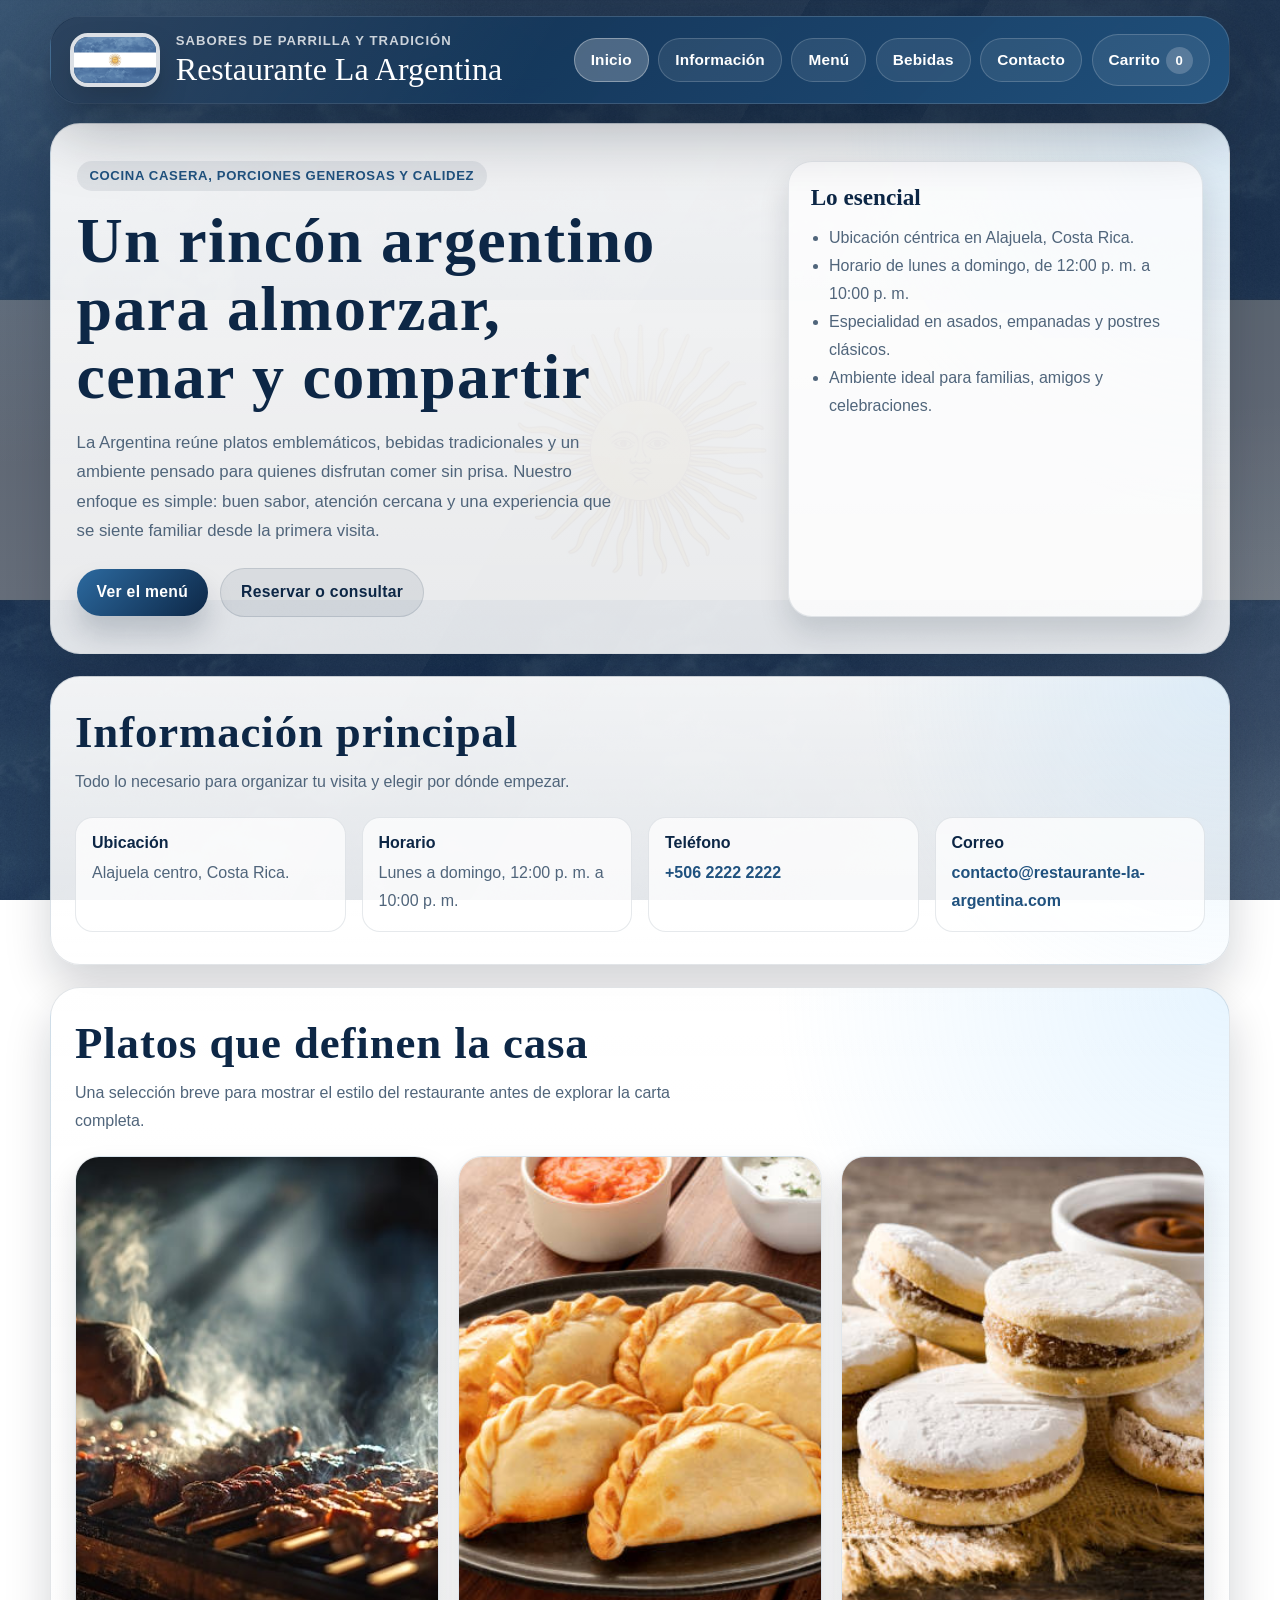
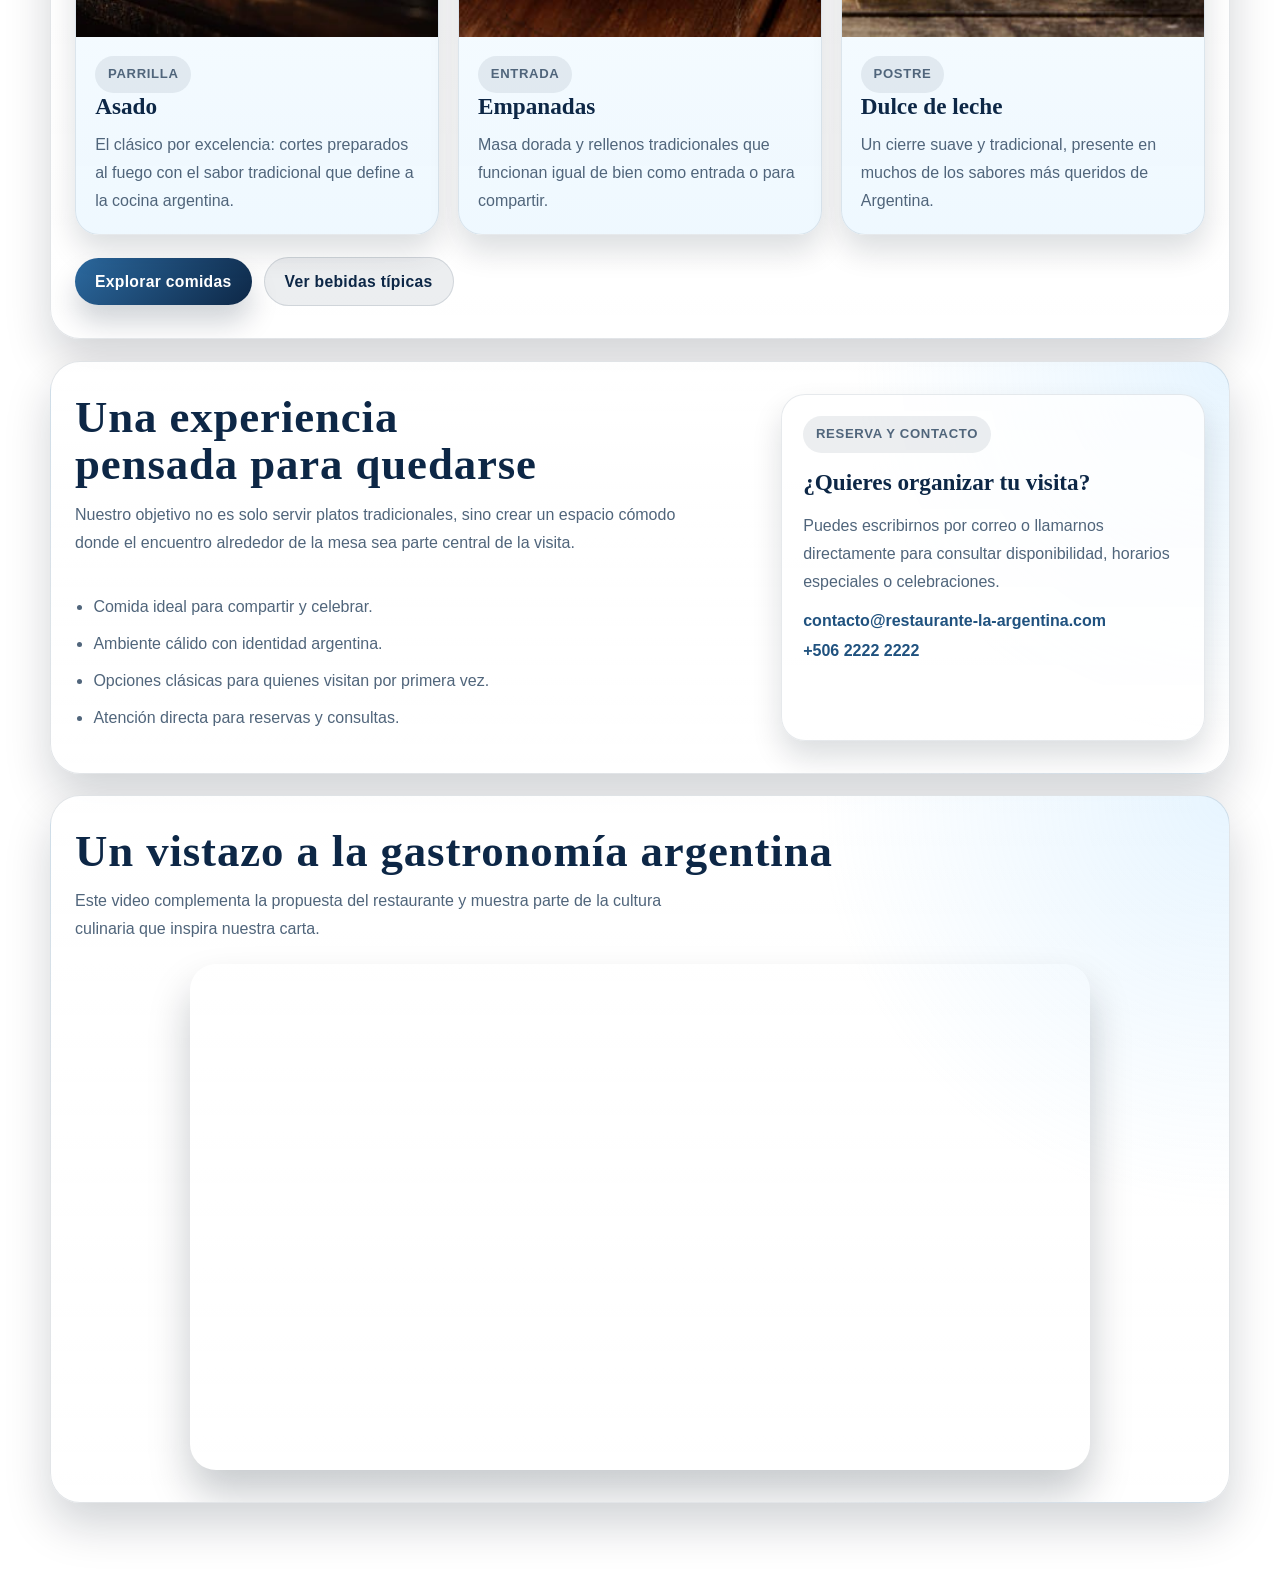
<file: index.html>
<!doctype html>
<html lang="es">
  <head>
    <meta charset="UTF-8" />
    <meta name="viewport" content="width=device-width, initial-scale=1.0" />
    <meta
      name="description"
      content="Restaurante La Argentina en Alajuela: asados, empanadas, vinos y cocina tradicional argentina en un ambiente familiar."
    />
    <title>Restaurante La Argentina | Cocina argentina en Alajuela</title>
    <link rel="stylesheet" href="css/styles.css" />
    <script src="js/smooth.js" defer></script>
    <script src="js/carrito.js" defer></script>
  </head>
  <body class="home-page">
    <a class="skip-link" href="#contenido">Saltar al contenido</a>

    <div class="site-shell">
      <header class="site-header">
        <div class="site-header-inner">
          <div class="brand">
            <img
              class="brand-flag"
              src="images/bandera.jpg"
              alt="Bandera de Argentina"
              width="96"
              height="96"
            />
            <div class="brand-copy">
              <p class="brand-kicker">Sabores de parrilla y tradición</p>
              <p class="brand-title">Restaurante La Argentina</p>
            </div>
          </div>

          <nav class="site-nav" aria-label="Principal">
            <a href="index.html" aria-current="page">Inicio</a>
            <a href="pages/informacion.html">Información</a>
            <a href="pages/menu.html">Menú</a>
            <a href="pages/bebidas.html">Bebidas</a>
            <a href="pages/contacto.html">Contacto</a>
            <a href="pages/carrito.php"
              >Carrito <span class="cart-badge" data-cart-count>0</span></a
            >
          </nav>
        </div>
      </header>

      <main id="contenido" class="page-main">
        <section class="hero" aria-labelledby="inicio-titulo">
          <div class="hero-copy">
            <p class="hero-badge">
              Cocina casera, porciones generosas y calidez
            </p>
            <h1 id="inicio-titulo" class="hero-title">
              Un rincón argentino para almorzar, cenar y compartir
            </h1>
            <p class="hero-text">
              La Argentina reúne platos emblemáticos, bebidas tradicionales y un
              ambiente pensado para quienes disfrutan comer sin prisa. Nuestro
              enfoque es simple: buen sabor, atención cercana y una experiencia
              que se siente familiar desde la primera visita.
            </p>

            <div class="cta-group">
              <a class="button" href="pages/menu.html">Ver el menú</a>
              <a class="button button-secondary" href="pages/contacto.html"
                >Reservar o consultar</a
              >
            </div>
          </div>

          <aside class="hero-card" aria-label="Datos destacados">
            <h2>Lo esencial</h2>
            <ul class="hero-list">
              <li>Ubicación céntrica en Alajuela, Costa Rica.</li>
              <li>Horario de lunes a domingo, de 12:00 p. m. a 10:00 p. m.</li>
              <li>Especialidad en asados, empanadas y postres clásicos.</li>
              <li>Ambiente ideal para familias, amigos y celebraciones.</li>
            </ul>
          </aside>
        </section>

        <section class="panel" aria-labelledby="datos-principales">
          <div class="section-heading">
            <h2 id="datos-principales" class="section-title">
              Información principal
            </h2>
            <p class="section-copy">
              Todo lo necesario para organizar tu visita y elegir por dónde
              empezar.
            </p>
          </div>

          <div class="info-grid">
            <article class="info-item">
              <h3>Ubicación</h3>
              <p>Alajuela centro, Costa Rica.</p>
            </article>
            <article class="info-item">
              <h3>Horario</h3>
              <p>Lunes a domingo, 12:00 p. m. a 10:00 p. m.</p>
            </article>
            <article class="info-item">
              <h3>Teléfono</h3>
              <p><a href="tel:+50622222222">+506 2222 2222</a></p>
            </article>
            <article class="info-item">
              <h3>Correo</h3>
              <p>
                <a href="mailto:contacto@restaurante-la-argentina.com"
                  >contacto@restaurante-la-argentina.com</a
                >
              </p>
            </article>
          </div>
        </section>

        <section class="panel" aria-labelledby="destacados">
          <div class="section-heading">
            <h2 id="destacados" class="section-title">
              Platos que definen la casa
            </h2>
            <p class="section-copy">
              Una selección breve para mostrar el estilo del restaurante antes
              de explorar la carta completa.
            </p>
          </div>

          <div class="grid-cards">
            <article class="dish-card">
              <img
                class="card-media"
                src="images/asado.jpg"
                alt="Asado argentino a la parrilla"
                loading="lazy"
                width="640"
                height="480"
              />
              <div class="card-content">
                <p class="eyebrow">Parrilla</p>
                <h3>Asado</h3>
                <p>
                  El clásico por excelencia: cortes preparados al fuego con el
                  sabor tradicional que define a la cocina argentina.
                </p>
              </div>
            </article>

            <article class="dish-card">
              <img
                class="card-media"
                src="images/empanadas.jpg"
                alt="Empanadas argentinas recién hechas"
                loading="lazy"
                width="640"
                height="480"
              />
              <div class="card-content">
                <p class="eyebrow">Entrada</p>
                <h3>Empanadas</h3>
                <p>
                  Masa dorada y rellenos tradicionales que funcionan igual de
                  bien como entrada o para compartir.
                </p>
              </div>
            </article>

            <article class="dish-card">
              <img
                class="card-media"
                src="images/dulceleche.jpg"
                alt="Postre con dulce de leche"
                loading="lazy"
                width="640"
                height="480"
              />
              <div class="card-content">
                <p class="eyebrow">Postre</p>
                <h3>Dulce de leche</h3>
                <p>
                  Un cierre suave y tradicional, presente en muchos de los
                  sabores más queridos de Argentina.
                </p>
              </div>
            </article>
          </div>

          <div class="cta-group">
            <a class="button" href="pages/menu.html">Explorar comidas</a>
            <a class="button button-secondary" href="pages/bebidas.html"
              >Ver bebidas típicas</a
            >
          </div>
        </section>

        <section class="panel split-panel" aria-labelledby="experiencia">
          <div class="story-block">
            <div class="section-heading">
              <h2 id="experiencia" class="section-title">
                Una experiencia pensada para quedarse
              </h2>
              <p class="section-copy">
                Nuestro objetivo no es solo servir platos tradicionales, sino
                crear un espacio cómodo donde el encuentro alrededor de la mesa
                sea parte central de la visita.
              </p>
            </div>

            <ul class="check-list">
              <li>Comida ideal para compartir y celebrar.</li>
              <li>Ambiente cálido con identidad argentina.</li>
              <li>Opciones clásicas para quienes visitan por primera vez.</li>
              <li>Atención directa para reservas y consultas.</li>
            </ul>
          </div>

          <aside class="note-card" aria-label="Contacto rápido">
            <p class="eyebrow">Reserva y contacto</p>
            <h3>¿Quieres organizar tu visita?</h3>
            <p>
              Puedes escribirnos por correo o llamarnos directamente para
              consultar disponibilidad, horarios especiales o celebraciones.
            </p>
            <div class="stack-links">
              <a
                class="top-link"
                href="mailto:contacto@restaurante-la-argentina.com"
                >contacto@restaurante-la-argentina.com</a
              >
              <a class="top-link" href="tel:+50622222222">+506 2222 2222</a>
            </div>
          </aside>
        </section>

        <section class="panel video" aria-labelledby="video-gastronomia">
          <div class="section-heading">
            <h2 id="video-gastronomia" class="section-title">
              Un vistazo a la gastronomía argentina
            </h2>
            <p class="section-copy">
              Este video complementa la propuesta del restaurante y muestra
              parte de la cultura culinaria que inspira nuestra carta.
            </p>
          </div>

          <iframe
            class="media-embed"
            src="https://www.youtube.com/embed/KaWtjZZVxgQ?si=9BVJr3vZhFWACMBJ"
            title="Video sobre gastronomía argentina"
            allow="
              accelerometer;
              autoplay;
              clipboard-write;
              encrypted-media;
              gyroscope;
              picture-in-picture;
              web-share;
            "
            referrerpolicy="strict-origin-when-cross-origin"
            allowfullscreen
          ></iframe>
        </section>
      </main>

      <footer class="site-footer">
        <p>
          &copy; 2026 Restaurante La Argentina. Todos los derechos reservados.
          Sitio desarrollado por Fabián Herra(UNA), Costa Rica.
        </p>
      </footer>
    </div>
  </body>
</html>
</file>
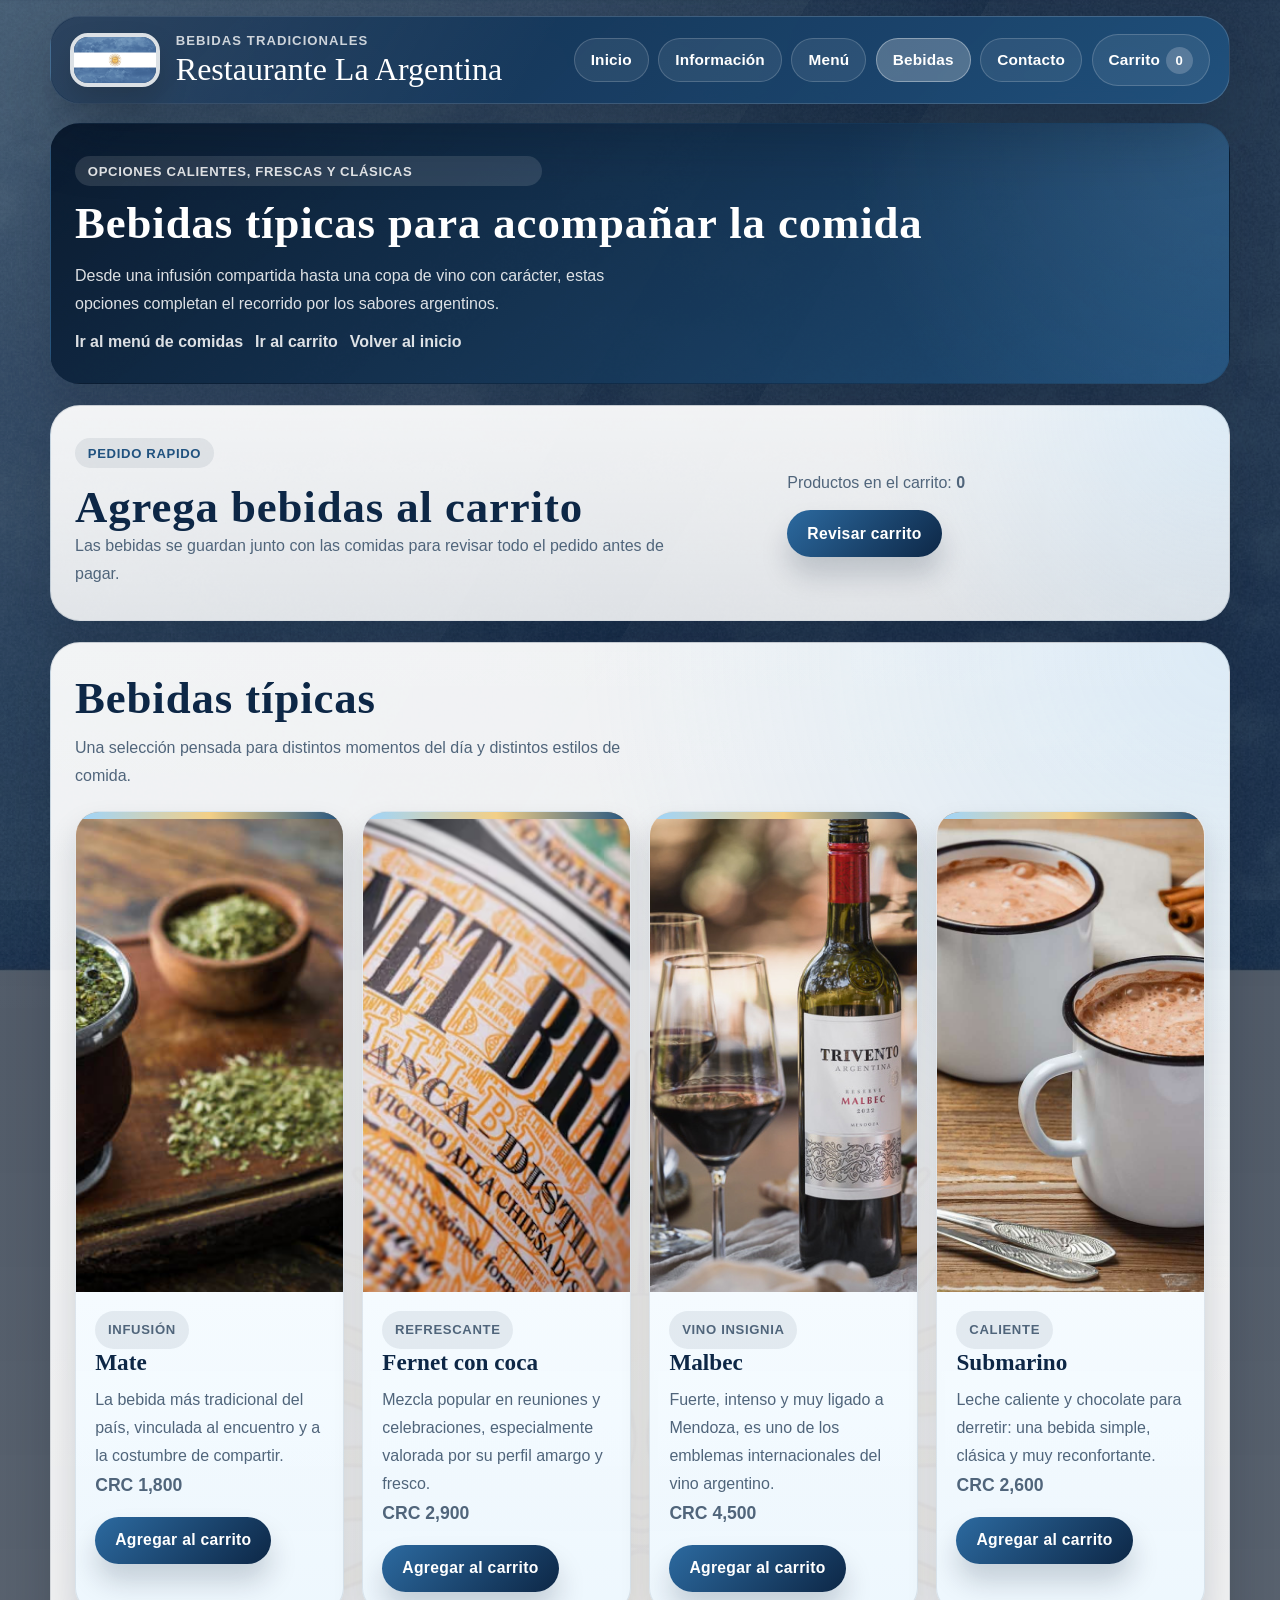
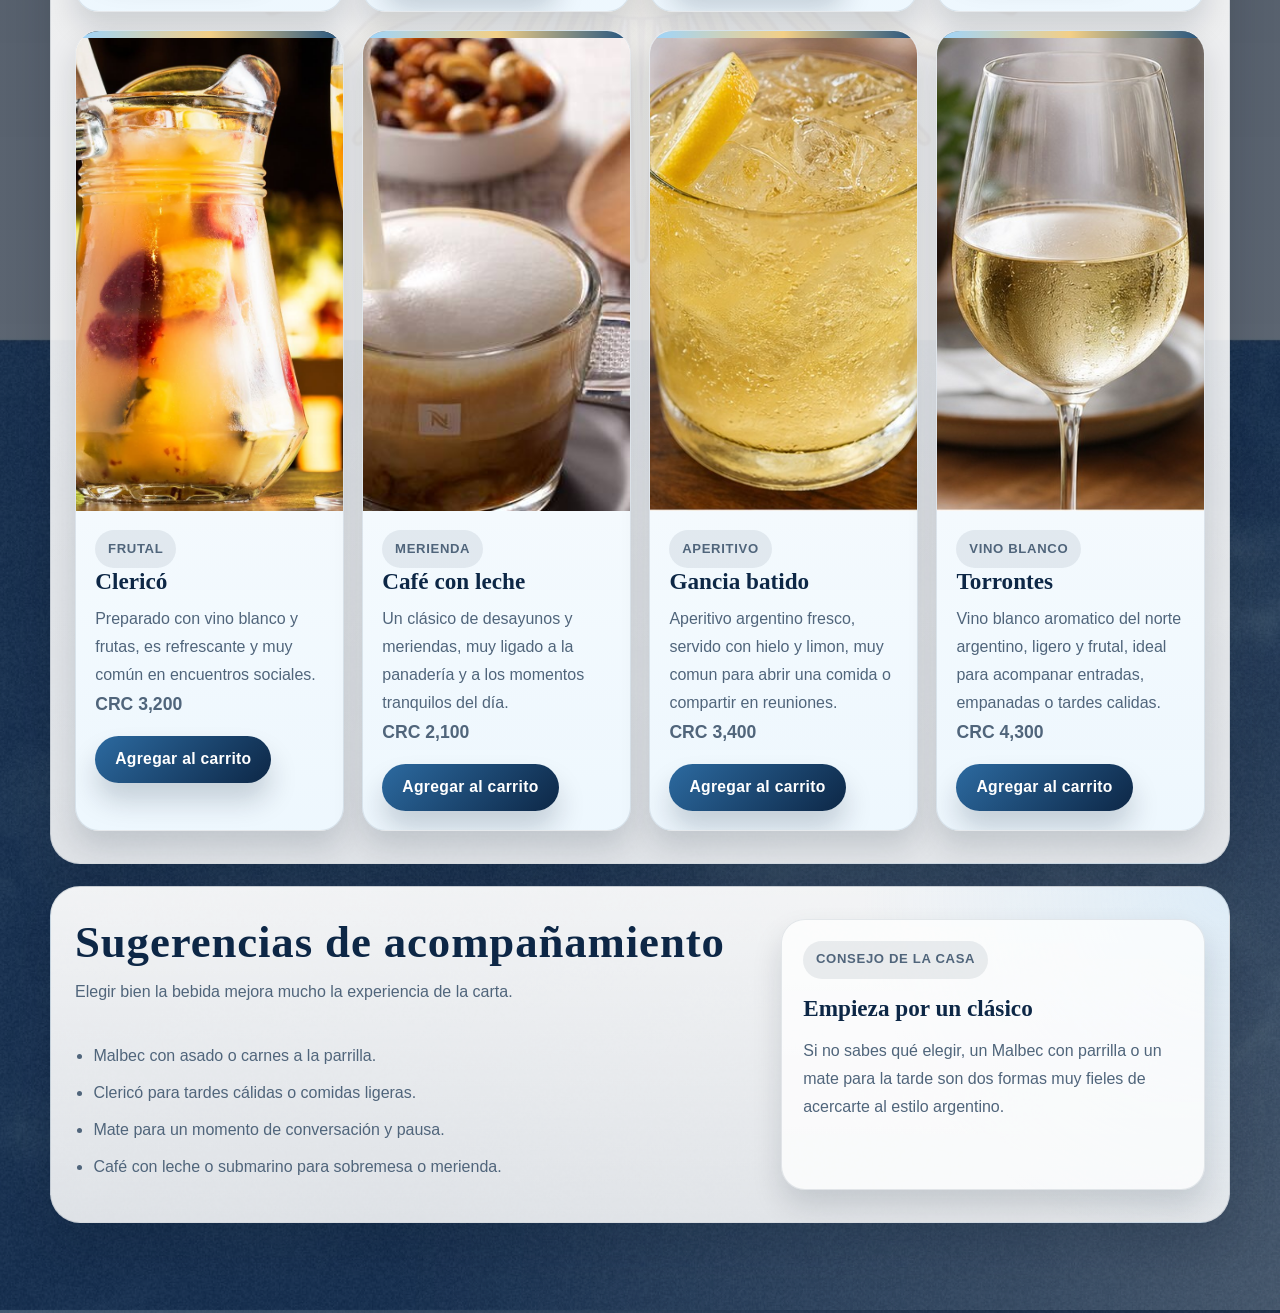
<file: pages/bebidas.html>
<!doctype html>
<html lang="es">
  <head>
    <meta charset="UTF-8" />
    <meta name="viewport" content="width=device-width, initial-scale=1.0" />
    <meta
      name="description"
      content="Descubre las bebidas típicas argentinas del Restaurante La Argentina y sus mejores combinaciones con la carta."
    />
    <title>Bebidas | Restaurante La Argentina</title>
    <link rel="stylesheet" href="../css/styles.css" />
    <link rel="stylesheet" href="../css/stylesBebidas.css" />
    <script src="../js/smooth.js" defer></script>
    <script src="../js/carrito.js" defer></script>
  </head>
  <body class="bebidas-page">
    <a class="skip-link" href="#contenido">Saltar al contenido</a>

    <div class="site-shell">
      <header class="site-header">
        <div class="site-header-inner">
          <div class="brand">
            <img
              class="brand-flag"
              src="../images/bandera.jpg"
              alt="Bandera de Argentina"
              width="96"
              height="96"
            />
            <div class="brand-copy">
              <p class="brand-kicker">Bebidas tradicionales</p>
              <p class="brand-title">Restaurante La Argentina</p>
            </div>
          </div>

          <nav class="site-nav" aria-label="Principal">
            <a href="../index.html">Inicio</a>
            <a href="informacion.html">Información</a>
            <a href="menu.html">Menú</a>
            <a href="bebidas.html" aria-current="page">Bebidas</a>
            <a href="contacto.html">Contacto</a>
            <a href="carrito.php"
              >Carrito <span class="cart-badge" data-cart-count>0</span></a
            >
          </nav>
        </div>
      </header>

      <main id="contenido" class="page-main">
        <section
          class="panel panel-dark page-hero"
          aria-labelledby="bebidas-titulo"
        >
          <p class="hero-badge">Opciones calientes, frescas y clásicas</p>
          <h1 id="bebidas-titulo" class="section-title">
            Bebidas típicas para acompañar la comida
          </h1>
          <p class="section-copy">
            Desde una infusión compartida hasta una copa de vino con carácter,
            estas opciones completan el recorrido por los sabores argentinos.
          </p>
          <div class="quick-links">
            <a class="top-link" href="menu.html">Ir al menú de comidas</a>
            <a class="top-link" href="carrito.php">Ir al carrito</a>
            <a class="top-link" href="../index.html">Volver al inicio</a>
          </div>
        </section>

        <section
          class="panel cart-summary-strip"
          aria-labelledby="bebidas-pedido"
        >
          <div>
            <p class="eyebrow">Pedido rapido</p>
            <h2 id="bebidas-pedido" class="section-title">
              Agrega bebidas al carrito
            </h2>
            <p class="section-copy">
              Las bebidas se guardan junto con las comidas para revisar todo el
              pedido antes de pagar.
            </p>
          </div>
          <div class="cart-strip-actions">
            <p class="status-text">
              Productos en el carrito:
              <strong data-cart-count>0</strong>
            </p>
            <a class="button" href="carrito.php">Revisar carrito</a>
          </div>
        </section>

        <section class="panel" aria-labelledby="bebidas-tipicas">
          <div class="section-heading">
            <h2 id="bebidas-tipicas" class="section-title">Bebidas típicas</h2>
            <p class="section-copy">
              Una selección pensada para distintos momentos del día y distintos
              estilos de comida.
            </p>
          </div>

          <div class="grid-cards drink-grid">
            <article
              class="dish-card"
              data-item-id="mate"
              data-item-name="Mate argentino"
              data-item-price="1800"
            >
              <img
                class="card-media"
                src="../images/mate.jpg"
                alt="Mate argentino"
                loading="lazy"
                width="640"
                height="480"
              />
              <div class="card-content">
                <p class="eyebrow">Infusión</p>
                <h3>Mate</h3>
                <p>
                  La bebida más tradicional del país, vinculada al encuentro y a
                  la costumbre de compartir.
                </p>
                <p class="card-price">CRC 1,800</p>
                <div class="card-actions">
                  <button type="button" class="button" data-add-to-cart>
                    Agregar al carrito
                  </button>
                </div>
              </div>
            </article>

            <article
              class="dish-card"
              data-item-id="fernet-con-cola"
              data-item-name="Fernet con coca"
              data-item-price="2900"
            >
              <img
                class="card-media"
                src="../images/fernet.jpg"
                alt="Fernet con coca"
                loading="lazy"
                width="640"
                height="480"
              />
              <div class="card-content">
                <p class="eyebrow">Refrescante</p>
                <h3>Fernet con coca</h3>
                <p>
                  Mezcla popular en reuniones y celebraciones, especialmente
                  valorada por su perfil amargo y fresco.
                </p>
                <p class="card-price">CRC 2,900</p>
                <div class="card-actions">
                  <button type="button" class="button" data-add-to-cart>
                    Agregar al carrito
                  </button>
                </div>
              </div>
            </article>

            <article
              class="dish-card"
              data-item-id="malbec"
              data-item-name="Vino Malbec"
              data-item-price="4500"
            >
              <img
                class="card-media"
                src="../images/malbec.jpg"
                alt="Vino Malbec argentino"
                loading="lazy"
                width="640"
                height="480"
              />
              <div class="card-content">
                <p class="eyebrow">Vino insignia</p>
                <h3>Malbec</h3>
                <p>
                  Fuerte, intenso y muy ligado a Mendoza, es uno de los emblemas
                  internacionales del vino argentino.
                </p>
                <p class="card-price">CRC 4,500</p>
                <div class="card-actions">
                  <button type="button" class="button" data-add-to-cart>
                    Agregar al carrito
                  </button>
                </div>
              </div>
            </article>

            <article
              class="dish-card"
              data-item-id="submarino"
              data-item-name="Submarino argentino"
              data-item-price="2600"
            >
              <img
                class="card-media"
                src="../images/submarino.jpg"
                alt="Submarino argentino"
                loading="lazy"
                width="640"
                height="480"
              />
              <div class="card-content">
                <p class="eyebrow">Caliente</p>
                <h3>Submarino</h3>
                <p>
                  Leche caliente y chocolate para derretir: una bebida simple,
                  clásica y muy reconfortante.
                </p>
                <p class="card-price">CRC 2,600</p>
                <div class="card-actions">
                  <button type="button" class="button" data-add-to-cart>
                    Agregar al carrito
                  </button>
                </div>
              </div>
            </article>

            <article
              class="dish-card"
              data-item-id="clerico"
              data-item-name="Clerico"
              data-item-price="3200"
            >
              <img
                class="card-media"
                src="../images/clerico.jpg"
                alt="Clericó"
                loading="lazy"
                width="640"
                height="480"
              />
              <div class="card-content">
                <p class="eyebrow">Frutal</p>
                <h3>Clericó</h3>
                <p>
                  Preparado con vino blanco y frutas, es refrescante y muy común
                  en encuentros sociales.
                </p>
                <p class="card-price">CRC 3,200</p>
                <div class="card-actions">
                  <button type="button" class="button" data-add-to-cart>
                    Agregar al carrito
                  </button>
                </div>
              </div>
            </article>

            <article
              class="dish-card"
              data-item-id="cafe-con-leche"
              data-item-name="Cafe con leche"
              data-item-price="2100"
            >
              <img
                class="card-media"
                src="../images/cafe.jpg"
                alt="Café con leche"
                loading="lazy"
                width="640"
                height="480"
              />
              <div class="card-content">
                <p class="eyebrow">Merienda</p>
                <h3>Café con leche</h3>
                <p>
                  Un clásico de desayunos y meriendas, muy ligado a la panadería
                  y a los momentos tranquilos del día.
                </p>
                <p class="card-price">CRC 2,100</p>
                <div class="card-actions">
                  <button type="button" class="button" data-add-to-cart>
                    Agregar al carrito
                  </button>
                </div>
              </div>
            </article>

            <article
              class="dish-card"
              data-item-id="gancia-batido"
              data-item-name="Gancia batido"
              data-item-price="3400"
            >
              <img
                class="card-media"
                src="../images/gancia-batido.jpg"
                alt="Gancia batido argentino"
                loading="lazy"
                width="640"
                height="480"
              />
              <div class="card-content">
                <p class="eyebrow">Aperitivo</p>
                <h3>Gancia batido</h3>
                <p>
                  Aperitivo argentino fresco, servido con hielo y limon, muy
                  comun para abrir una comida o compartir en reuniones.
                </p>
                <p class="card-price">CRC 3,400</p>
                <div class="card-actions">
                  <button type="button" class="button" data-add-to-cart>
                    Agregar al carrito
                  </button>
                </div>
              </div>
            </article>

            <article
              class="dish-card"
              data-item-id="vino-torrontes"
              data-item-name="Vino Torrontes"
              data-item-price="4300"
            >
              <img
                class="card-media"
                src="../images/torrontes.jpg"
                alt="Vino Torrontes argentino"
                loading="lazy"
                width="640"
                height="480"
              />
              <div class="card-content">
                <p class="eyebrow">Vino blanco</p>
                <h3>Torrontes</h3>
                <p>
                  Vino blanco aromatico del norte argentino, ligero y frutal,
                  ideal para acompanar entradas, empanadas o tardes calidas.
                </p>
                <p class="card-price">CRC 4,300</p>
                <div class="card-actions">
                  <button type="button" class="button" data-add-to-cart>
                    Agregar al carrito
                  </button>
                </div>
              </div>
            </article>
          </div>
        </section>

        <section class="panel split-panel" aria-labelledby="maridaje">
          <div class="story-block">
            <div class="section-heading">
              <h2 id="maridaje" class="section-title">
                Sugerencias de acompañamiento
              </h2>
              <p class="section-copy">
                Elegir bien la bebida mejora mucho la experiencia de la carta.
              </p>
            </div>

            <ul class="check-list">
              <li>Malbec con asado o carnes a la parrilla.</li>
              <li>Clericó para tardes cálidas o comidas ligeras.</li>
              <li>Mate para un momento de conversación y pausa.</li>
              <li>Café con leche o submarino para sobremesa o merienda.</li>
            </ul>
          </div>

          <aside class="note-card" aria-label="Consejo de la casa">
            <p class="eyebrow">Consejo de la casa</p>
            <h3>Empieza por un clásico</h3>
            <p>
              Si no sabes qué elegir, un Malbec con parrilla o un mate para la
              tarde son dos formas muy fieles de acercarte al estilo argentino.
            </p>
          </aside>
        </section>
      </main>

      <footer class="site-footer">
        <p>
          &copy; 2026 Restaurante La Argentina. Todos los derechos reservados.
          Sitio desarrollado por Fabián Herra.
        </p>
      </footer>
    </div>
  </body>
</html>
</file>
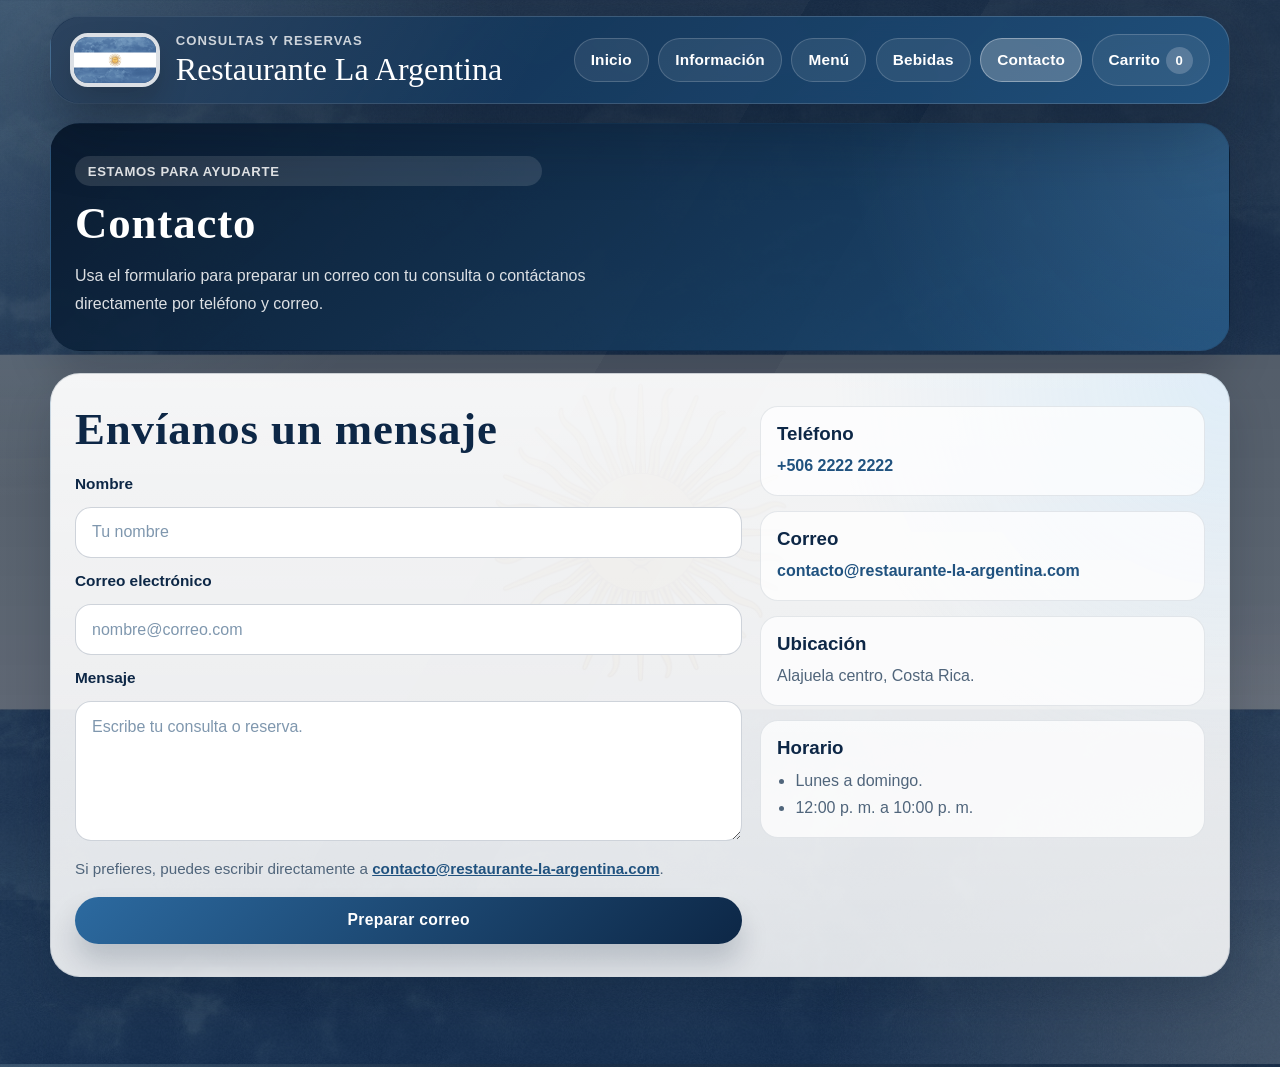
<file: pages/contacto.html>
<!doctype html>
<html lang="es">
  <head>
    <meta charset="UTF-8" />
    <meta name="viewport" content="width=device-width, initial-scale=1.0" />
    <meta
      name="description"
      content="Ponte en contacto con Restaurante La Argentina para consultas, reservas y coordinación de visitas."
    />
    <title>Contacto | Restaurante La Argentina</title>
    <link rel="stylesheet" href="../css/styles.css" />
    <link rel="stylesheet" href="../css/stylesContacto.css" />
    <script src="../js/smooth.js" defer></script>
    <script src="../js/carrito.js" defer></script>
  </head>
  <body class="contacto-page">
    <a class="skip-link" href="#contenido">Saltar al contenido</a>

    <div class="site-shell">
      <header class="site-header">
        <div class="site-header-inner">
          <div class="brand">
            <img
              class="brand-flag"
              src="../images/bandera.jpg"
              alt="Bandera de Argentina"
              width="96"
              height="96"
            />
            <div class="brand-copy">
              <p class="brand-kicker">Consultas y reservas</p>
              <p class="brand-title">Restaurante La Argentina</p>
            </div>
          </div>

          <nav class="site-nav" aria-label="Principal">
            <a href="../index.html">Inicio</a>
            <a href="informacion.html">Información</a>
            <a href="menu.html">Menú</a>
            <a href="bebidas.html">Bebidas</a>
            <a href="contacto.html" aria-current="page">Contacto</a>
            <a href="carrito.php"
              >Carrito <span class="cart-badge" data-cart-count>0</span></a
            >
          </nav>
        </div>
      </header>

      <main id="contenido" class="page-main">
        <section
          class="panel panel-dark page-hero"
          aria-labelledby="contacto-titulo"
        >
          <p class="hero-badge">Estamos para ayudarte</p>
          <h1 id="contacto-titulo" class="section-title">Contacto</h1>
          <p class="section-copy">
            Usa el formulario para preparar un correo con tu consulta o
            contáctanos directamente por teléfono y correo.
          </p>
        </section>

        <section
          class="panel contact-layout"
          aria-labelledby="formulario-contacto"
        >
          <div>
            <div class="section-heading">
              <h2 id="formulario-contacto" class="section-title">
                Envíanos un mensaje
              </h2>
            </div>

            <form
              class="contact-form"
              action="mailto:contacto@restaurante-la-argentina.com"
              method="post"
              enctype="text/plain"
            >
              <label for="nombre">Nombre</label>
              <input
                type="text"
                id="nombre"
                name="Nombre"
                placeholder="Tu nombre"
                required
              />

              <label for="correo">Correo electrónico</label>
              <input
                type="email"
                id="correo"
                name="Correo"
                placeholder="nombre@correo.com"
                required
              />

              <label for="mensaje">Mensaje</label>
              <textarea
                id="mensaje"
                name="Mensaje"
                placeholder="Escribe tu consulta o reserva."
                required
              ></textarea>

              <p class="form-note">
                Si prefieres, puedes escribir directamente a
                <a href="mailto:contacto@restaurante-la-argentina.com"
                  >contacto@restaurante-la-argentina.com</a
                >.
              </p>

              <button type="submit">Preparar correo</button>
            </form>
          </div>

          <aside class="contact-sidebar" aria-label="Información de contacto">
            <article class="contact-card">
              <h3>Teléfono</h3>
              <p><a href="tel:+50622222222">+506 2222 2222</a></p>
            </article>

            <article class="contact-card">
              <h3>Correo</h3>
              <p>
                <a href="mailto:contacto@restaurante-la-argentina.com"
                  >contacto@restaurante-la-argentina.com</a
                >
              </p>
            </article>

            <article class="contact-card">
              <h3>Ubicación</h3>
              <p>Alajuela centro, Costa Rica.</p>
            </article>

            <article class="contact-card">
              <h3>Horario</h3>
              <ul>
                <li>Lunes a domingo.</li>
                <li>12:00 p. m. a 10:00 p. m.</li>
              </ul>
            </article>
          </aside>
        </section>
      </main>

      <footer class="site-footer">
        <p>
          &copy; 2026 Restaurante La Argentina. Todos los derechos reservados.
          Sitio desarrollado por Fabián Herra.
        </p>
      </footer>
    </div>
  </body>
</html>
</file>
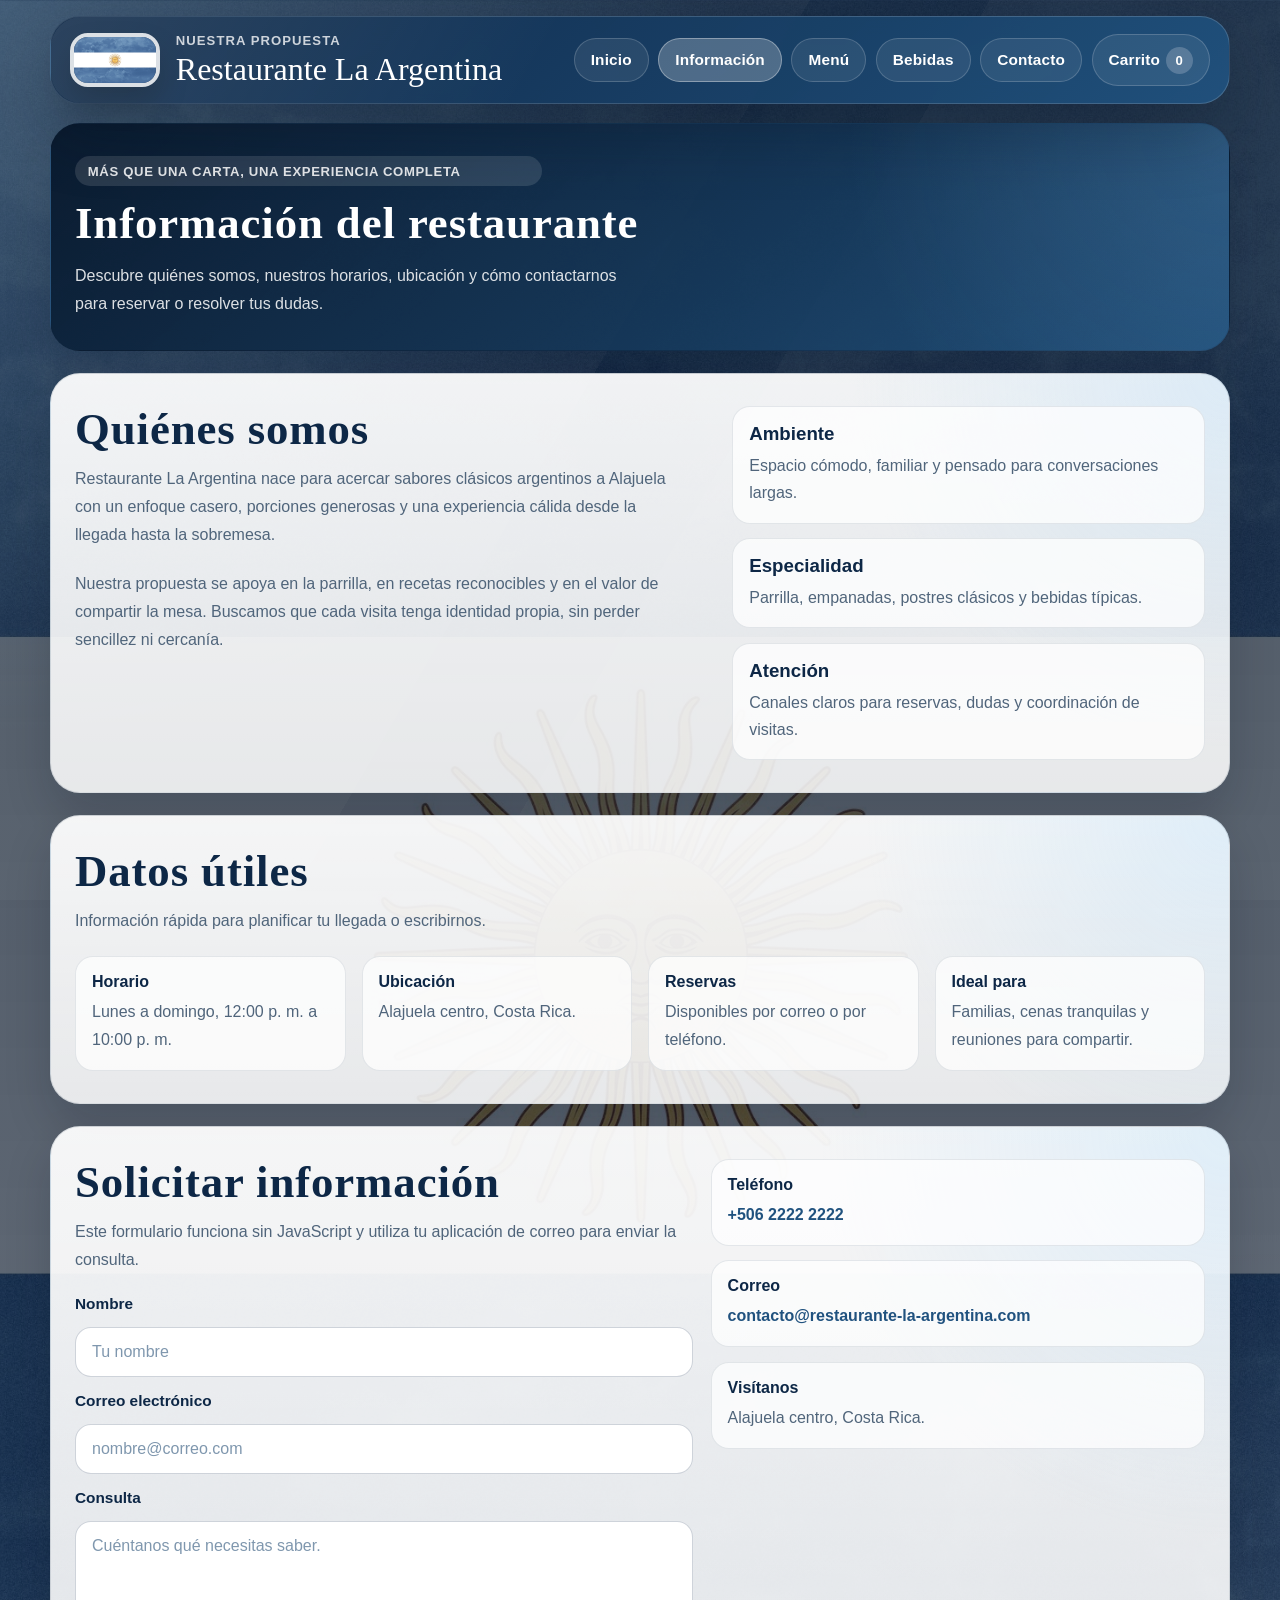
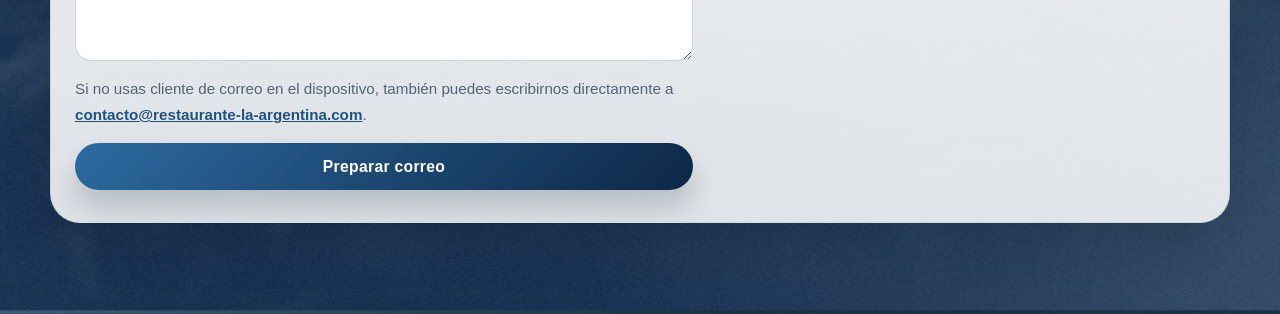
<file: pages/informacion.html>
<!doctype html>
<html lang="es">
  <head>
    <meta charset="UTF-8" />
    <meta name="viewport" content="width=device-width, initial-scale=1.0" />
    <meta
      name="description"
      content="Conoce la propuesta, horarios, ubicación y detalles prácticos del Restaurante La Argentina."
    />
    <title>Información | Restaurante La Argentina</title>
    <link rel="stylesheet" href="../css/styles.css" />
    <link rel="stylesheet" href="../css/stylesInformacion.css" />
    <script src="../js/smooth.js" defer></script>
    <script src="../js/carrito.js" defer></script>
  </head>
  <body class="info-page">
    <a class="skip-link" href="#contenido">Saltar al contenido</a>

    <div class="site-shell">
      <header class="site-header">
        <div class="site-header-inner">
          <div class="brand">
            <img
              class="brand-flag"
              src="../images/bandera.jpg"
              alt="Bandera de Argentina"
              width="96"
              height="96"
            />
            <div class="brand-copy">
              <p class="brand-kicker">Nuestra propuesta</p>
              <p class="brand-title">Restaurante La Argentina</p>
            </div>
          </div>

          <nav class="site-nav" aria-label="Principal">
            <a href="../index.html">Inicio</a>
            <a href="informacion.html" aria-current="page">Información</a>
            <a href="menu.html">Menú</a>
            <a href="bebidas.html">Bebidas</a>
            <a href="contacto.html">Contacto</a>
            <a href="carrito.php"
              >Carrito <span class="cart-badge" data-cart-count>0</span></a
            >
          </nav>
        </div>
      </header>

      <main id="contenido" class="page-main">
        <section
          class="panel panel-dark page-hero"
          aria-labelledby="informacion-titulo"
        >
          <p class="hero-badge">Más que una carta, una experiencia completa</p>
          <h1 id="informacion-titulo" class="section-title">
            Información del restaurante
          </h1>
          <p class="section-copy">
            Descubre quiénes somos, nuestros horarios, ubicación y cómo
            contactarnos para reservar o resolver tus dudas.
        </section>

        <section class="panel story-grid" aria-labelledby="quienes-somos">
          <div>
            <div class="section-heading">
              <h2 id="quienes-somos" class="section-title">Quiénes somos</h2>
              <p class="section-copy">
                Restaurante La Argentina nace para acercar sabores clásicos
                argentinos a Alajuela con un enfoque casero, porciones generosas
                y una experiencia cálida desde la llegada hasta la sobremesa.
              </p>
            </div>

            <p class="section-copy">
              Nuestra propuesta se apoya en la parrilla, en recetas reconocibles
              y en el valor de compartir la mesa. Buscamos que cada visita tenga
              identidad propia, sin perder sencillez ni cercanía.
            </p>
          </div>

          <div class="feature-stack">
            <article class="feature-card">
              <h3>Ambiente</h3>
              <p>
                Espacio cómodo, familiar y pensado para conversaciones largas.
              </p>
            </article>
            <article class="feature-card">
              <h3>Especialidad</h3>
              <p>Parrilla, empanadas, postres clásicos y bebidas típicas.</p>
            </article>
            <article class="feature-card">
              <h3>Atención</h3>
              <p>
                Canales claros para reservas, dudas y coordinación de visitas.
              </p>
            </article>
          </div>
        </section>

        <section class="panel" aria-labelledby="datos-utiles">
          <div class="section-heading">
            <h2 id="datos-utiles" class="section-title">Datos útiles</h2>
            <p class="section-copy">
              Información rápida para planificar tu llegada o escribirnos.
            </p>
          </div>

          <div class="info-grid">
            <article class="info-item">
              <h3>Horario</h3>
              <p>Lunes a domingo, 12:00 p. m. a 10:00 p. m.</p>
            </article>
            <article class="info-item">
              <h3>Ubicación</h3>
              <p>Alajuela centro, Costa Rica.</p>
            </article>
            <article class="info-item">
              <h3>Reservas</h3>
              <p>Disponibles por correo o por teléfono.</p>
            </article>
            <article class="info-item">
              <h3>Ideal para</h3>
              <p>Familias, cenas tranquilas y reuniones para compartir.</p>
            </article>
          </div>
        </section>

        <section class="panel reservation-panel" aria-labelledby="consulta">
          <div>
            <div class="section-heading">
              <h2 id="consulta" class="section-title">Solicitar información</h2>
              <p class="section-copy">
                Este formulario funciona sin JavaScript y utiliza tu aplicación
                de correo para enviar la consulta.
              </p>
            </div>

            <form
              class="contact-form"
              action="mailto:contacto@restaurante-la-argentina.com"
              method="post"
              enctype="text/plain"
            >
              <label for="info-nombre">Nombre</label>
              <input
                type="text"
                id="info-nombre"
                name="Nombre"
                placeholder="Tu nombre"
                required
              />

              <label for="info-email">Correo electrónico</label>
              <input
                type="email"
                id="info-email"
                name="Correo"
                placeholder="nombre@correo.com"
                required
              />

              <label for="info-mensaje">Consulta</label>
              <textarea
                id="info-mensaje"
                name="Consulta"
                placeholder="Cuéntanos qué necesitas saber."
                required
              ></textarea>

              <p class="form-note">
                Si no usas cliente de correo en el dispositivo, también puedes
                escribirnos directamente a
                <a href="mailto:contacto@restaurante-la-argentina.com"
                  >contacto@restaurante-la-argentina.com</a
                >.
              </p>

              <button type="submit">Preparar correo</button>
            </form>
          </div>

          <aside class="contact-strip" aria-label="Canales de contacto">
            <article class="info-item">
              <h3>Teléfono</h3>
              <p><a href="tel:+50622222222">+506 2222 2222</a></p>
            </article>
            <article class="info-item">
              <h3>Correo</h3>
              <p>
                <a href="mailto:contacto@restaurante-la-argentina.com"
                  >contacto@restaurante-la-argentina.com</a
                >
              </p>
            </article>
            <article class="info-item">
              <h3>Visítanos</h3>
              <p>Alajuela centro, Costa Rica.</p>
            </article>
          </aside>
        </section>
      </main>

      <footer class="site-footer">
        <p>
          &copy; 2026 Restaurante La Argentina. Todos los derechos reservados.
          Sitio desarrollado por Fabián Herra.
        </p>
      </footer>
    </div>
  </body>
</html>
</file>
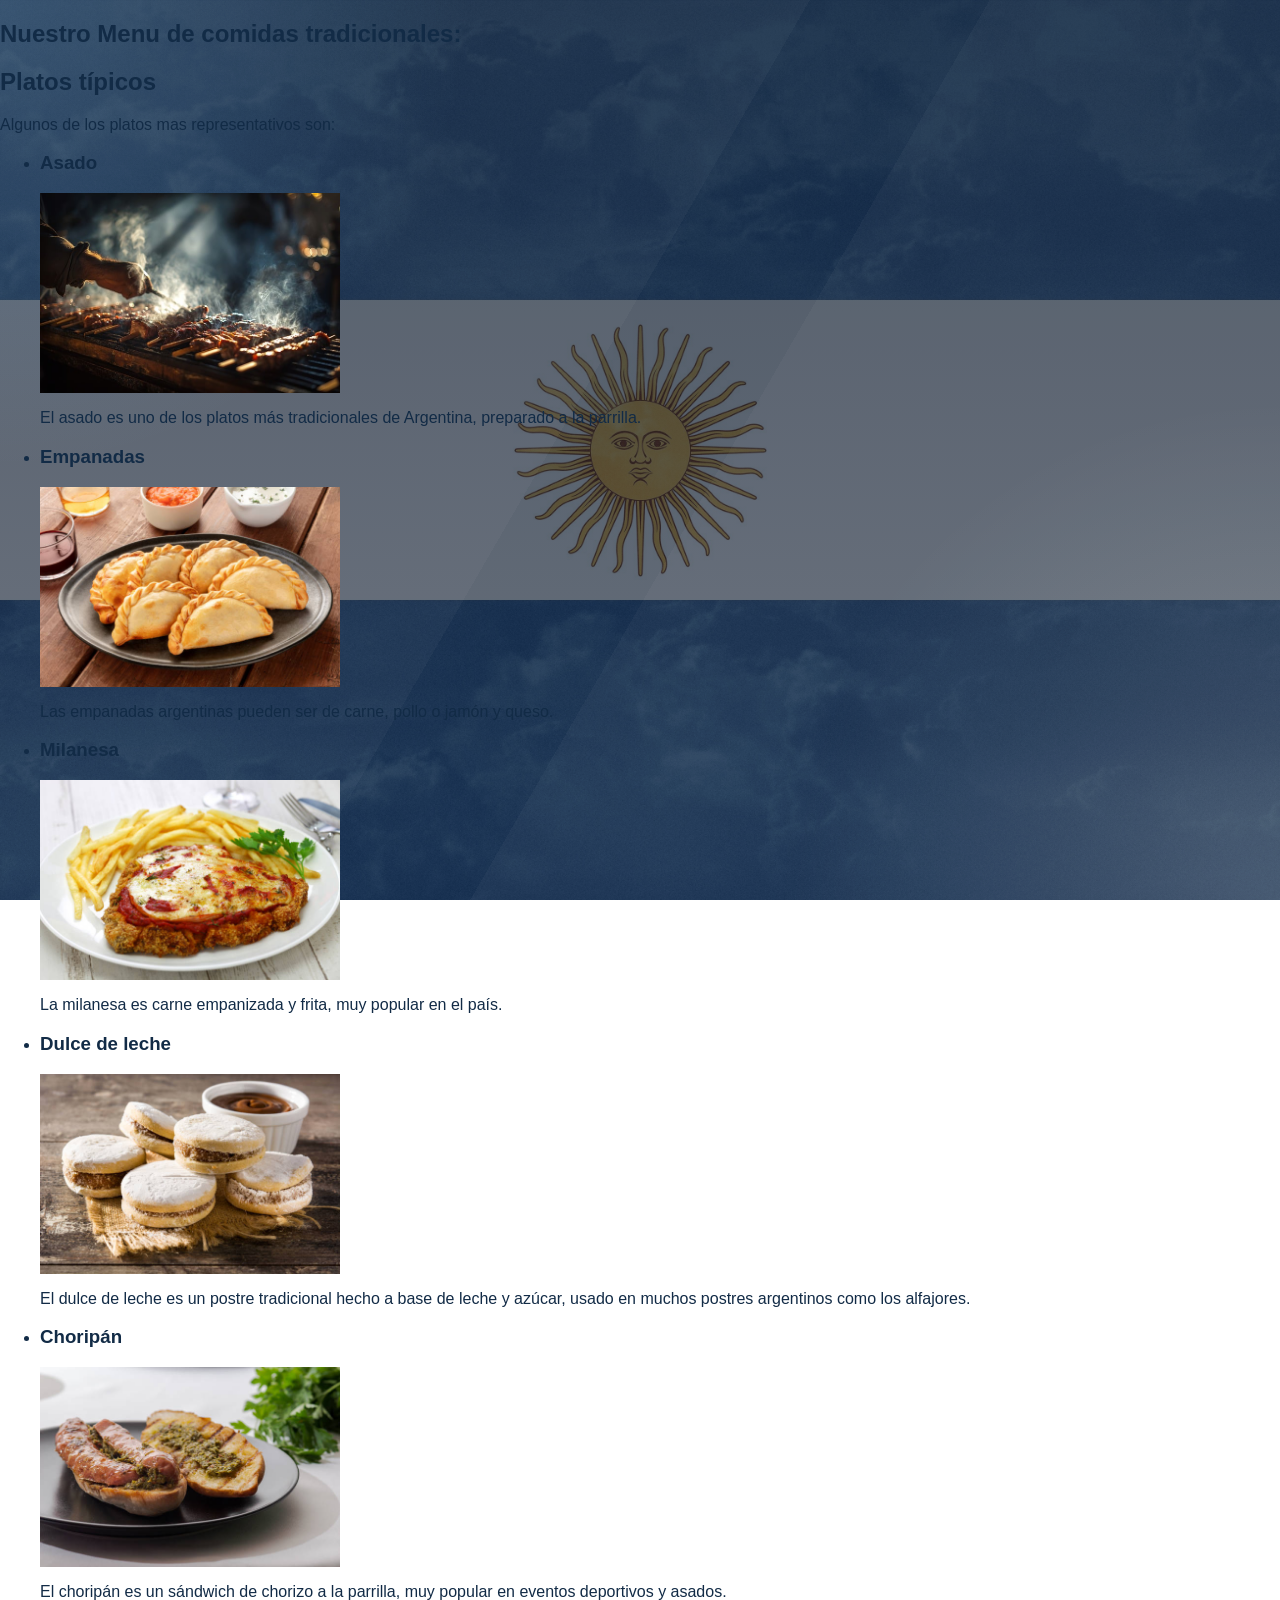
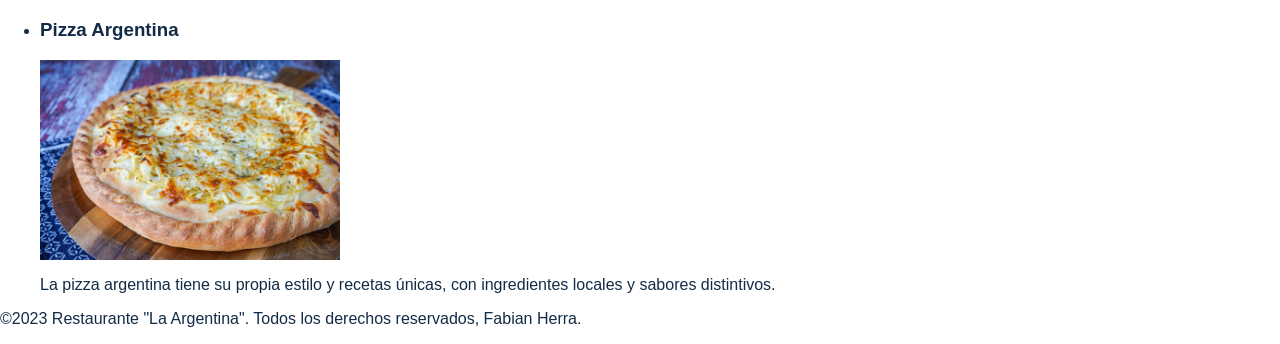
<file: pages/Menu.html>
<!doctype html>
<html lang="es">
  <head>
    <meta charset="UTF-8" />
    <meta name="viewport" content="width=device-width, initial-scale=1.0" />
    <title>Menu de comidas Argentinas</title>
    <link rel="stylesheet" href="../css/styles.css" />
  </head>
  <body>
    <section class="MENUCOMPLETO">
      <h1 id="menu">Nuestro Menu de comidas tradicionales:</h1>

      <h2 id="platos">Platos típicos</h2>
      <p id="txt">Algunos de los platos mas representativos son:</p>

      <!-- Primera lista de platos típicos -->
      <ul class="PrimeraLista">
        <li>
          <div class="asado">
            <h3>Asado</h3>
            <img
              id="ASADO"
              src="../images/asado.jpg"
              width="300"
              alt="Asado argentino"
            />
            <p>
              El asado es uno de los platos más tradicionales de Argentina,
              preparado a la parrilla.
            </p>
          </div>
        </li>

        <li>
          <div class="empanadas">
            <h3>Empanadas</h3>
            <img
              id="EMPANADAS"
              src="../images/empanadas.jpg"
              width="300"
              alt="Empanadas argentinas"
            />
            <p>
              Las empanadas argentinas pueden ser de carne, pollo o jamón y
              queso.
            </p>
          </div>
        </li>

        <li>
          <div class="milanesa">
            <h3>Milanesa</h3>
            <img
              id="MILANESA"
              src="../images/milanesa.jpg"
              width="300"
              alt="Milanesa argentina"
            />
            <p>
              La milanesa es carne empanizada y frita, muy popular en el país.
            </p>
          </div>
        </li>
      </ul>

      <!-- Segunda lista de platos típicos -->
      <ul class="SegundaLista">
        <li>
          <div class="dulce-de-leche">
            <h3>Dulce de leche</h3>
            <img
              id="DULCEDELECHE"
              src="../images/dulceleche.jpg"
              width="300"
              alt="Dulce de leche"
            />
            <p>
              El dulce de leche es un postre tradicional hecho a base de leche y
              azúcar, usado en muchos postres argentinos como los alfajores.
            </p>
          </div>
        </li>

        <li>
          <div class="choripan">
            <h3>Choripán</h3>
            <img
              id="CHORIPAN"
              src="../images/choripan.jpg"
              width="300"
              alt="Choripán argentino"
            />
            <p>
              El choripán es un sándwich de chorizo a la parrilla, muy popular
              en eventos deportivos y asados.
            </p>
          </div>
        </li>

        <li>
          <div class="pizza-argentina">
            <h3>Pizza Argentina</h3>
            <img
              id="PIZZAARGENTINA"
              src="../images/pizza.png"
              width="300"
              alt="Pizza argentina"
            />
            <p>
              La pizza argentina tiene su propia estilo y recetas únicas, con
              ingredientes locales y sabores distintivos.
            </p>
          </div>
        </li>
      </ul>
    </section>

    <footer id="derechos">
      <p>
        ©2023 Restaurante "La Argentina". Todos los derechos reservados, Fabian
        Herra.
      </p>
    </footer>
  </body>
</html>
</file>
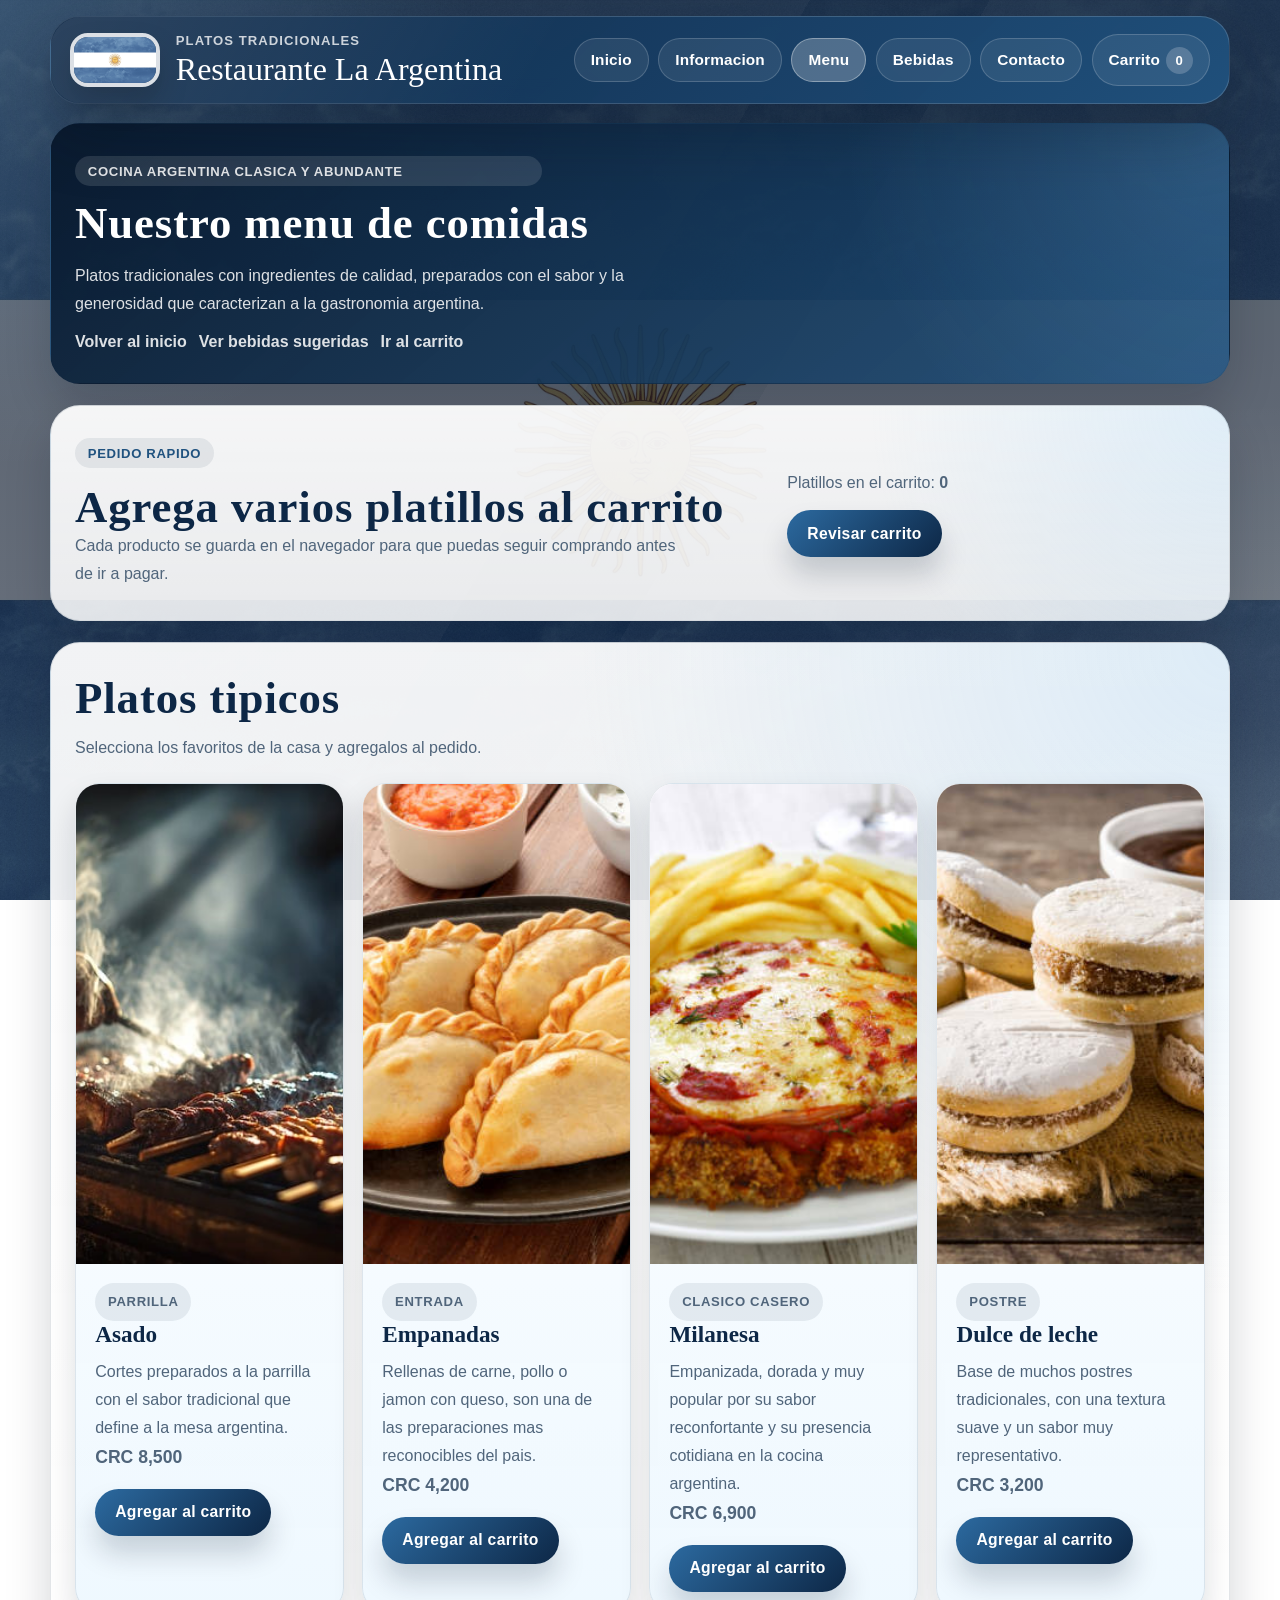
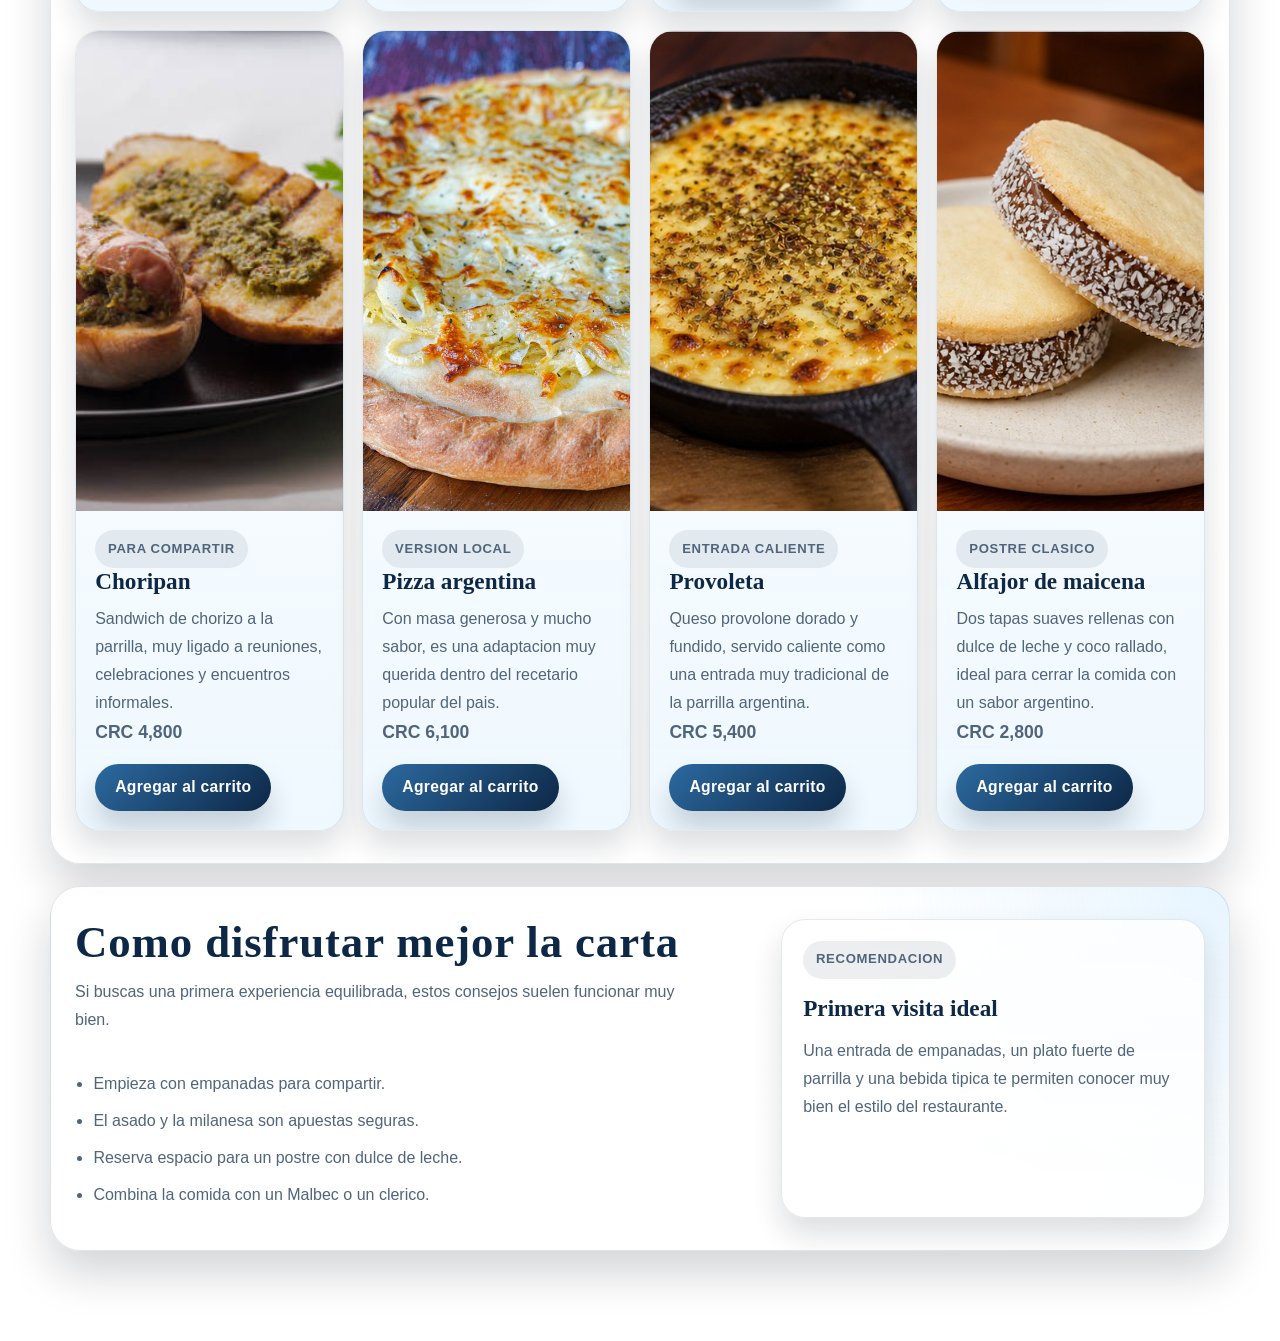
<file: pages/menu.html>
<!doctype html>
<html lang="es">
  <head>
    <meta charset="UTF-8" />
    <meta name="viewport" content="width=device-width, initial-scale=1.0" />
    <meta
      name="description"
      content="Descubre el menu tradicional del Restaurante La Argentina con platos emblematicos y opcion de compra en linea."
    />
    <title>Menu | Restaurante La Argentina</title>
    <link rel="stylesheet" href="../css/styles.css" />
    <script src="../js/smooth.js" defer></script>
    <script src="../js/carrito.js" defer></script>
  </head>
  <body class="menu-page">
    <a class="skip-link" href="#contenido">Saltar al contenido</a>

    <div class="site-shell">
      <header class="site-header">
        <div class="site-header-inner">
          <div class="brand">
            <img
              class="brand-flag"
              src="../images/bandera.jpg"
              alt="Bandera de Argentina"
              width="96"
              height="96"
            />
            <div class="brand-copy">
              <p class="brand-kicker">Platos tradicionales</p>
              <p class="brand-title">Restaurante La Argentina</p>
            </div>
          </div>

          <nav class="site-nav" aria-label="Principal">
            <a href="../index.html">Inicio</a>
            <a href="informacion.html">Informacion</a>
            <a href="menu.html" aria-current="page">Menu</a>
            <a href="bebidas.html">Bebidas</a>
            <a href="contacto.html">Contacto</a>
            <a href="carrito.php"
              >Carrito <span class="cart-badge" data-cart-count>0</span></a
            >
          </nav>
        </div>
      </header>

      <main id="contenido" class="page-main">
        <section
          class="panel panel-dark page-hero"
          aria-labelledby="menu-titulo"
        >
          <p class="hero-badge">Cocina argentina clasica y abundante</p>
          <h1 id="menu-titulo" class="section-title">
            Nuestro menu de comidas
          </h1>
          <p class="section-copy">
            Platos tradicionales con ingredientes de calidad, preparados con
            el sabor y la generosidad que caracterizan a la gastronomia
            argentina.
          <div class="quick-links">
            <a class="top-link" href="../index.html">Volver al inicio</a>
            <a class="top-link" href="bebidas.html">Ver bebidas sugeridas</a>
            <a class="top-link" href="carrito.php">Ir al carrito</a>
          </div>
        </section>

        <section
          class="panel cart-summary-strip"
          aria-labelledby="pedido-rapido"
        >
          <div>
            <p class="eyebrow">Pedido rapido</p>
            <h2 id="pedido-rapido" class="section-title">
              Agrega varios platillos al carrito
            </h2>
            <p class="section-copy">
              Cada producto se guarda en el navegador para que puedas seguir
              comprando antes de ir a pagar.
            </p>
          </div>
          <div class="cart-strip-actions">
            <p class="status-text">
              Platillos en el carrito:
              <strong data-cart-count>0</strong>
            </p>
            <a class="button" href="carrito.php">Revisar carrito</a>
          </div>
        </section>

        <section class="panel" aria-labelledby="platos-tipicos">
          <div class="section-heading">
            <h2 id="platos-tipicos" class="section-title">Platos tipicos</h2>
            <p class="section-copy">
              Selecciona los favoritos de la casa y agregalos al pedido.
            </p>
          </div>

          <div class="grid-cards">
            <article
              class="dish-card"
              data-item-id="asado"
              data-item-name="Asado argentino"
              data-item-price="8500"
            >
              <img
                class="card-media"
                src="../images/asado.jpg"
                alt="Asado argentino"
                loading="lazy"
                width="640"
                height="480"
              />
              <div class="card-content">
                <p class="eyebrow">Parrilla</p>
                <h3>Asado</h3>
                <p>
                  Cortes preparados a la parrilla con el sabor tradicional que
                  define a la mesa argentina.
                </p>
                <p class="card-price">CRC 8,500</p>
                <div class="card-actions">
                  <button type="button" class="button" data-add-to-cart>
                    Agregar al carrito
                  </button>
                </div>
              </div>
            </article>

            <article
              class="dish-card"
              data-item-id="empanadas"
              data-item-name="Empanadas argentinas"
              data-item-price="4200"
            >
              <img
                class="card-media"
                src="../images/empanadas.jpg"
                alt="Empanadas argentinas"
                loading="lazy"
                width="640"
                height="480"
              />
              <div class="card-content">
                <p class="eyebrow">Entrada</p>
                <h3>Empanadas</h3>
                <p>
                  Rellenas de carne, pollo o jamon con queso, son una de las
                  preparaciones mas reconocibles del pais.
                </p>
                <p class="card-price">CRC 4,200</p>
                <div class="card-actions">
                  <button type="button" class="button" data-add-to-cart>
                    Agregar al carrito
                  </button>
                </div>
              </div>
            </article>

            <article
              class="dish-card"
              data-item-id="milanesa"
              data-item-name="Milanesa argentina"
              data-item-price="6900"
            >
              <img
                class="card-media"
                src="../images/milanesa.jpg"
                alt="Milanesa argentina"
                loading="lazy"
                width="640"
                height="480"
              />
              <div class="card-content">
                <p class="eyebrow">Clasico casero</p>
                <h3>Milanesa</h3>
                <p>
                  Empanizada, dorada y muy popular por su sabor reconfortante y
                  su presencia cotidiana en la cocina argentina.
                </p>
                <p class="card-price">CRC 6,900</p>
                <div class="card-actions">
                  <button type="button" class="button" data-add-to-cart>
                    Agregar al carrito
                  </button>
                </div>
              </div>
            </article>

            <article
              class="dish-card"
              data-item-id="dulce-de-leche"
              data-item-name="Postre de dulce de leche"
              data-item-price="3200"
            >
              <img
                class="card-media"
                src="../images/dulceleche.jpg"
                alt="Postre de dulce de leche"
                loading="lazy"
                width="640"
                height="480"
              />
              <div class="card-content">
                <p class="eyebrow">Postre</p>
                <h3>Dulce de leche</h3>
                <p>
                  Base de muchos postres tradicionales, con una textura suave y
                  un sabor muy representativo.
                </p>
                <p class="card-price">CRC 3,200</p>
                <div class="card-actions">
                  <button type="button" class="button" data-add-to-cart>
                    Agregar al carrito
                  </button>
                </div>
              </div>
            </article>

            <article
              class="dish-card"
              data-item-id="choripan"
              data-item-name="Choripan argentino"
              data-item-price="4800"
            >
              <img
                class="card-media"
                src="../images/choripan.jpg"
                alt="Choripan argentino"
                loading="lazy"
                width="640"
                height="480"
              />
              <div class="card-content">
                <p class="eyebrow">Para compartir</p>
                <h3>Choripan</h3>
                <p>
                  Sandwich de chorizo a la parrilla, muy ligado a reuniones,
                  celebraciones y encuentros informales.
                </p>
                <p class="card-price">CRC 4,800</p>
                <div class="card-actions">
                  <button type="button" class="button" data-add-to-cart>
                    Agregar al carrito
                  </button>
                </div>
              </div>
            </article>

            <article
              class="dish-card"
              data-item-id="pizza-argentina"
              data-item-name="Pizza argentina"
              data-item-price="6100"
            >
              <img
                class="card-media"
                src="../images/pizza.png"
                alt="Pizza argentina"
                loading="lazy"
                width="640"
                height="480"
              />
              <div class="card-content">
                <p class="eyebrow">Version local</p>
                <h3>Pizza argentina</h3>
                <p>
                  Con masa generosa y mucho sabor, es una adaptacion muy querida
                  dentro del recetario popular del pais.
                </p>
                <p class="card-price">CRC 6,100</p>
                <div class="card-actions">
                  <button type="button" class="button" data-add-to-cart>
                    Agregar al carrito
                  </button>
                </div>
              </div>
            </article>

            <article
              class="dish-card"
              data-item-id="provoleta"
              data-item-name="Provoleta argentina"
              data-item-price="5400"
            >
              <img
                class="card-media"
                src="../images/provoleta.jpg"
                alt="Provoleta argentina"
                loading="lazy"
                width="640"
                height="480"
              />
              <div class="card-content">
                <p class="eyebrow">Entrada caliente</p>
                <h3>Provoleta</h3>
                <p>
                  Queso provolone dorado y fundido, servido caliente como una
                  entrada muy tradicional de la parrilla argentina.
                </p>
                <p class="card-price">CRC 5,400</p>
                <div class="card-actions">
                  <button type="button" class="button" data-add-to-cart>
                    Agregar al carrito
                  </button>
                </div>
              </div>
            </article>

            <article
              class="dish-card"
              data-item-id="alfajor-maicena"
              data-item-name="Alfajor de maicena"
              data-item-price="2800"
            >
              <img
                class="card-media"
                src="../images/alfajor-maicena.jpg"
                alt="Alfajor de maicena con dulce de leche"
                loading="lazy"
                width="640"
                height="480"
              />
              <div class="card-content">
                <p class="eyebrow">Postre clasico</p>
                <h3>Alfajor de maicena</h3>
                <p>
                  Dos tapas suaves rellenas con dulce de leche y coco rallado,
                  ideal para cerrar la comida con un sabor argentino.
                </p>
                <p class="card-price">CRC 2,800</p>
                <div class="card-actions">
                  <button type="button" class="button" data-add-to-cart>
                    Agregar al carrito
                  </button>
                </div>
              </div>
            </article>
          </div>
        </section>

        <section class="panel split-panel" aria-labelledby="recomendaciones">
          <div class="story-block">
            <div class="section-heading">
              <h2 id="recomendaciones" class="section-title">
                Como disfrutar mejor la carta
              </h2>
              <p class="section-copy">
                Si buscas una primera experiencia equilibrada, estos consejos
                suelen funcionar muy bien.
              </p>
            </div>

            <ul class="check-list">
              <li>Empieza con empanadas para compartir.</li>
              <li>El asado y la milanesa son apuestas seguras.</li>
              <li>Reserva espacio para un postre con dulce de leche.</li>
              <li>Combina la comida con un Malbec o un clerico.</li>
            </ul>
          </div>

          <aside class="note-card" aria-label="Sugerencia del restaurante">
            <p class="eyebrow">Recomendacion</p>
            <h3>Primera visita ideal</h3>
            <p>
              Una entrada de empanadas, un plato fuerte de parrilla y una bebida
              tipica te permiten conocer muy bien el estilo del restaurante.
            </p>
          </aside>
        </section>
      </main>

      <footer class="site-footer">
        <p>
          &copy; 2026 Restaurante La Argentina. Todos los derechos reservados.
          Sitio desarrollado por Fabian Herra.
        </p>
      </footer>
    </div>
  </body>
</html>
</file>
<file: css/styles.css>
:root {
  --font-display: "Palatino Linotype", "Book Antiqua", Palatino, serif;
  --font-body: "Trebuchet MS", "Lucida Sans Unicode", sans-serif;
  --navy-950: #071528;
  --navy-900: #0d2746;
  --navy-700: #20527f;
  --sky-300: #9cd5ff;
  --sky-200: #d7efff;
  --cream-100: #fdf7ee;
  --white: #ffffff;
  --text-900: #122b46;
  --text-700: #50657b;
  --panel: rgba(255, 255, 255, 0.94);
  --panel-soft: rgba(255, 255, 255, 0.86);
  --panel-dark: rgba(8, 24, 44, 0.9);
  --border-soft: rgba(18, 43, 70, 0.12);
  --shadow-deep: 0 28px 65px rgba(6, 18, 33, 0.28);
  --shadow-mid: 0 22px 46px rgba(6, 18, 33, 0.18);
  --shadow-soft: 0 16px 30px rgba(6, 18, 33, 0.14);
  --radius-xl: 30px;
  --radius-lg: 24px;
  --radius-md: 18px;
}

@view-transition {
  navigation: auto;
}

* {
  box-sizing: border-box;
}

html {
  scroll-behavior: smooth;
  scroll-padding-top: 8rem;
}

::view-transition-old(root),
::view-transition-new(root) {
  animation-duration: 0.45s;
  animation-timing-function: cubic-bezier(0.22, 1, 0.36, 1);
}

::view-transition-old(root) {
  animation-name: page-out;
}

::view-transition-new(root) {
  animation-name: page-in;
}

body {
  margin: 0;
  min-height: 100vh;
  font-family: var(--font-body);
  color: var(--text-900);
  background:
    radial-gradient(circle at top left, rgba(156, 213, 255, 0.2), transparent 30%),
    radial-gradient(circle at bottom right, rgba(253, 247, 238, 0.18), transparent 32%),
    linear-gradient(rgba(7, 21, 40, 0.72), rgba(7, 21, 40, 0.6)),
    url("../images/Fondo.jpg");
  background-size: cover;
  background-position: center;
  background-attachment: fixed;
}

body::before {
  content: "";
  position: fixed;
  inset: 0;
  z-index: -1;
  pointer-events: none;
  background:
    linear-gradient(120deg, rgba(255, 255, 255, 0.03) 0 45%, transparent 45% 55%, rgba(255, 255, 255, 0.03) 55% 100%);
}

a {
  color: inherit;
}

img,
iframe {
  display: block;
  max-width: 100%;
}

.skip-link {
  position: absolute;
  left: 1rem;
  top: -4rem;
  z-index: 2000;
  padding: 0.85rem 1rem;
  border-radius: 999px;
  background: var(--navy-900);
  color: var(--white);
  text-decoration: none;
  font-weight: 700;
  transition: top 0.2s ease;
}

.skip-link:focus {
  top: 1rem;
}

.site-shell {
  width: min(1180px, calc(100% - 1.5rem));
  margin: 0 auto;
  padding: 1rem 0 1.4rem;
}

.site-header {
  position: sticky;
  top: 0.85rem;
  z-index: 1000;
  margin-bottom: 1.2rem;
  padding: 1rem 1.2rem;
  border: 1px solid rgba(255, 255, 255, 0.16);
  border-radius: var(--radius-xl);
  background:
    linear-gradient(135deg, rgba(13, 39, 70, 0.96), rgba(32, 82, 127, 0.92));
  box-shadow: var(--shadow-deep);
  backdrop-filter: blur(12px);
}

.site-header::after {
  content: "";
  position: absolute;
  inset: 0;
  border-radius: inherit;
  pointer-events: none;
  background: linear-gradient(120deg, rgba(255, 255, 255, 0.12), transparent 42%);
}

.site-header-inner {
  position: relative;
  display: flex;
  align-items: center;
  justify-content: space-between;
  gap: 1rem 1.4rem;
  flex-wrap: wrap;
}

.brand {
  display: flex;
  align-items: center;
  gap: 1rem;
  min-width: 0;
}

.brand-flag {
  width: clamp(74px, 7vw, 96px);
  height: auto;
  border: 4px solid rgba(255, 255, 255, 0.84);
  border-radius: 18px;
  box-shadow: 0 16px 28px rgba(0, 0, 0, 0.22);
}

.brand-copy {
  min-width: 0;
}

.brand-kicker {
  margin: 0 0 0.25rem;
  color: rgba(255, 255, 255, 0.78);
  font-size: 0.82rem;
  font-weight: 800;
  letter-spacing: 0.08em;
  text-transform: uppercase;
}

.brand-title {
  margin: 0;
  color: var(--white);
  font-family: var(--font-display);
  font-size: clamp(1.35rem, 2.5vw, 2rem);
  line-height: 1.1;
  text-wrap: balance;
}

.site-nav {
  display: flex;
  align-items: center;
  justify-content: flex-end;
  gap: 0.6rem;
  flex-wrap: wrap;
}

.site-nav a {
  display: inline-flex;
  align-items: center;
  justify-content: center;
  min-height: 44px;
  padding: 0.7rem 1rem;
  border: 1px solid rgba(255, 255, 255, 0.18);
  border-radius: 999px;
  background: rgba(255, 255, 255, 0.08);
  color: var(--white);
  text-decoration: none;
  font-size: 0.96rem;
  font-weight: 700;
  letter-spacing: 0.01em;
  transition:
    transform 0.2s ease,
    border-color 0.2s ease,
    background-color 0.2s ease,
    box-shadow 0.2s ease;
}

.site-nav a:hover,
.site-nav a:focus-visible {
  transform: translateY(-2px);
  border-color: rgba(255, 255, 255, 0.34);
  background: rgba(255, 255, 255, 0.18);
  box-shadow: 0 12px 22px rgba(0, 0, 0, 0.18);
  outline: none;
}

.site-nav a[aria-current="page"] {
  border-color: rgba(255, 255, 255, 0.34);
  background: rgba(255, 255, 255, 0.24);
}

.page-main {
  display: grid;
  gap: 1.35rem;
}

.panel,
.hero,
.site-footer {
  border: 1px solid var(--border-soft);
  border-radius: var(--radius-xl);
  box-shadow: var(--shadow-mid);
  overflow: hidden;
  animation: liftIn 0.65s ease both;
}

.motion-safe .panel,
.motion-safe .hero,
.motion-safe .site-footer {
  animation: none;
}

.hero,
.panel {
  background:
    radial-gradient(circle at top right, rgba(156, 213, 255, 0.24), transparent 30%),
    linear-gradient(180deg, var(--panel), var(--panel-soft));
}

.panel {
  padding: 2rem 1.5rem;
}

.panel-dark {
  color: var(--white);
  background:
    radial-gradient(circle at top right, rgba(156, 213, 255, 0.14), transparent 32%),
    linear-gradient(140deg, rgba(8, 24, 44, 0.96), rgba(32, 82, 127, 0.86));
}

.hero {
  display: grid;
  grid-template-columns: minmax(0, 1.5fr) minmax(260px, 0.9fr);
  gap: 1.2rem;
  padding: 2.3rem 1.6rem;
}

.hero-copy,
.hero-card {
  position: relative;
  z-index: 1;
}

.hero-badge,
.eyebrow {
  display: inline-flex;
  align-items: center;
  gap: 0.4rem;
  margin: 0 0 1rem;
  padding: 0.45rem 0.8rem;
  border-radius: 999px;
  background: rgba(13, 39, 70, 0.08);
  color: var(--navy-700);
  font-size: 0.82rem;
  font-weight: 800;
  letter-spacing: 0.05em;
  text-transform: uppercase;
}

.panel-dark .hero-badge,
.panel-dark .eyebrow {
  background: rgba(255, 255, 255, 0.12);
  color: rgba(255, 255, 255, 0.88);
}

.hero-title,
.section-title {
  margin: 0;
  font-family: var(--font-display);
  line-height: 1.07;
  letter-spacing: 0.02em;
  text-wrap: balance;
}

.hero-title {
  font-size: clamp(2.2rem, 5vw, 4.2rem);
  color: var(--navy-900);
}

.section-title {
  font-size: clamp(1.8rem, 4vw, 2.8rem);
  color: var(--navy-900);
}

.panel-dark .hero-title,
.panel-dark .section-title {
  color: var(--white);
}

.hero-text,
.section-copy,
.card-content p,
.hero-list li,
.info-item p,
.note-card p,
.form-note,
.site-footer p {
  color: var(--text-700);
  line-height: 1.75;
}

.panel-dark .hero-text,
.panel-dark .section-copy,
.panel-dark .quick-links a {
  color: rgba(255, 255, 255, 0.86);
}

.hero-text {
  max-width: 58ch;
  margin: 1rem 0 0;
  font-size: 1.05rem;
}

.hero-card,
.note-card {
  align-self: stretch;
  padding: 1.35rem;
  border: 1px solid rgba(13, 39, 70, 0.1);
  border-radius: var(--radius-lg);
  background: rgba(255, 255, 255, 0.78);
  box-shadow: var(--shadow-soft);
}

.hero-card h2,
.note-card h3 {
  margin: 0 0 0.85rem;
  font-family: var(--font-display);
  font-size: 1.45rem;
  line-height: 1.15;
  color: var(--navy-900);
}

.hero-list,
.check-list {
  margin: 0;
  padding-left: 1.15rem;
}

.quick-links,
.cta-group,
.stack-links {
  display: flex;
  align-items: center;
  gap: 0.75rem;
  flex-wrap: wrap;
}

.cta-group {
  margin-top: 1.4rem;
}

.stack-links {
  flex-direction: column;
  align-items: flex-start;
}

.button,
button,
input[type="submit"] {
  display: inline-flex;
  align-items: center;
  justify-content: center;
  min-height: 46px;
  padding: 0.9rem 1.25rem;
  border: none;
  border-radius: 999px;
  background: linear-gradient(135deg, #2c6aa0, #0d2746);
  color: var(--white);
  text-decoration: none;
  font-size: 0.98rem;
  font-weight: 800;
  letter-spacing: 0.02em;
  cursor: pointer;
  box-shadow: 0 18px 28px rgba(8, 24, 44, 0.18);
  transition:
    transform 0.2s ease,
    box-shadow 0.2s ease,
    filter 0.2s ease;
}

.button:hover,
.button:focus-visible,
button:hover,
button:focus-visible,
input[type="submit"]:hover,
input[type="submit"]:focus-visible {
  transform: translateY(-2px);
  box-shadow: 0 22px 32px rgba(8, 24, 44, 0.24);
  filter: brightness(1.04);
  outline: none;
}

.button-secondary {
  background: rgba(13, 39, 70, 0.08);
  color: var(--navy-900);
  border: 1px solid rgba(13, 39, 70, 0.12);
  box-shadow: none;
}

.button-secondary:hover,
.button-secondary:focus-visible {
  background: rgba(13, 39, 70, 0.14);
  box-shadow: none;
}

.section-heading {
  display: grid;
  gap: 0.7rem;
  margin-bottom: 1.3rem;
}

.section-copy {
  margin: 0;
  max-width: 68ch;
  font-size: 1rem;
}

.info-grid {
  display: grid;
  grid-template-columns: repeat(auto-fit, minmax(220px, 1fr));
  gap: 1rem;
}

.info-item {
  padding: 1rem;
  border: 1px solid rgba(13, 39, 70, 0.1);
  border-radius: var(--radius-md);
  background: rgba(255, 255, 255, 0.74);
  transition:
    transform 0.24s ease,
    border-color 0.24s ease,
    box-shadow 0.24s ease;
}

.info-item h3 {
  margin: 0 0 0.45rem;
  font-size: 1rem;
  color: var(--navy-900);
}

.info-item p {
  margin: 0;
}

.info-item a,
.top-link {
  color: var(--navy-700);
  font-weight: 700;
  text-decoration: none;
}

.info-item a:hover,
.info-item a:focus-visible,
.top-link:hover,
.top-link:focus-visible {
  text-decoration: underline;
  outline: none;
}

.panel-dark .top-link {
  color: rgba(255, 255, 255, 0.92);
}

.info-item:hover,
.info-item:focus-within {
  transform: translateY(-4px);
  border-color: rgba(32, 82, 127, 0.24);
  box-shadow: 0 18px 32px rgba(6, 18, 33, 0.12);
}

.grid-cards {
  display: grid;
  grid-template-columns: repeat(auto-fit, minmax(240px, 1fr));
  gap: 1.15rem;
}

.dish-card {
  height: 100%;
  border: 1px solid rgba(13, 39, 70, 0.1);
  border-radius: var(--radius-lg);
  background:
    linear-gradient(180deg, rgba(255, 255, 255, 0.98), rgba(238, 248, 255, 0.96));
  box-shadow: var(--shadow-soft);
  overflow: hidden;
  transition:
    transform 0.24s ease,
    border-color 0.24s ease,
    box-shadow 0.24s ease;
}

.dish-card:hover {
  transform: translateY(-6px);
  border-color: rgba(32, 82, 127, 0.24);
  box-shadow: 0 24px 38px rgba(6, 18, 33, 0.2);
}

.card-media {
  width: 100%;
  aspect-ratio: 4 / 3;
  object-fit: cover;
}

.card-content {
  padding: 1.2rem;
}

.card-content h3 {
  margin: 0 0 0.65rem;
  font-family: var(--font-display);
  font-size: 1.45rem;
  color: var(--navy-900);
}

.card-content p {
  margin: 0;
}

.card-price {
  margin-top: 1rem;
  font-size: 1.1rem;
  font-weight: 800;
  color: var(--navy-900);
}

.card-actions {
  margin-top: 1rem;
}

.split-panel {
  display: grid;
  grid-template-columns: minmax(0, 1.3fr) minmax(260px, 0.8fr);
  gap: 1rem;
  align-items: start;
}

.story-block {
  display: grid;
  gap: 1rem;
}

.check-list li {
  margin-bottom: 0.6rem;
  color: var(--text-700);
  line-height: 1.7;
}

.page-hero {
  display: grid;
  gap: 0.9rem;
}

.page-hero p {
  margin: 0;
  max-width: 64ch;
}

.cart-summary-strip {
  display: grid;
  grid-template-columns: minmax(0, 1.25fr) minmax(220px, 0.75fr);
  gap: 1rem;
  align-items: center;
}

.cart-strip-actions {
  display: grid;
  gap: 0.9rem;
  justify-items: start;
}

.status-text {
  margin: 0;
  color: var(--text-700);
  line-height: 1.7;
}

.cart-badge {
  display: inline-flex;
  align-items: center;
  justify-content: center;
  min-width: 1.7rem;
  min-height: 1.7rem;
  padding: 0 0.35rem;
  margin-left: 0.35rem;
  border-radius: 999px;
  background: rgba(255, 255, 255, 0.2);
  font-size: 0.82rem;
  font-weight: 800;
}

.cart-badge.is-bumping,
[data-cart-count].is-bumping {
  animation: cartBump 0.42s ease both;
}

.cart-toast {
  position: fixed;
  right: 1rem;
  bottom: 1rem;
  z-index: 3000;
  width: min(360px, calc(100vw - 2rem));
  padding: 0.95rem 1rem;
  border: 1px solid rgba(255, 255, 255, 0.28);
  border-radius: 18px;
  background: linear-gradient(135deg, rgba(13, 39, 70, 0.96), rgba(44, 106, 160, 0.94));
  color: var(--white);
  box-shadow: 0 20px 36px rgba(6, 18, 33, 0.26);
  font-weight: 800;
  line-height: 1.45;
  opacity: 0;
  pointer-events: none;
  transform: translateY(18px) scale(0.97);
  transition:
    opacity 0.22s ease,
    transform 0.22s ease;
}

.cart-toast.is-visible {
  opacity: 1;
  transform: translateY(0) scale(1);
}

.button.is-added,
button.is-added {
  background: linear-gradient(135deg, #24915a, #14613c);
  animation: buttonPop 0.38s ease both;
}

.contact-form {
  display: grid;
  gap: 0.9rem;
}

label {
  font-size: 0.96rem;
  font-weight: 700;
  color: var(--navy-900);
}

input,
select,
textarea {
  width: 100%;
  padding: 0.95rem 1rem;
  border: 1px solid rgba(13, 39, 70, 0.2);
  border-radius: 16px;
  background: rgba(255, 255, 255, 0.98);
  color: var(--text-900);
  font: inherit;
  transition:
    border-color 0.2s ease,
    box-shadow 0.2s ease,
    transform 0.2s ease;
}

textarea {
  resize: vertical;
  min-height: 140px;
}

input::placeholder,
textarea::placeholder {
  color: #7f97ae;
}

input:hover,
select:hover,
textarea:hover {
  border-color: rgba(44, 106, 160, 0.4);
}

input:focus,
select:focus,
textarea:focus {
  outline: none;
  border-color: var(--navy-700);
  box-shadow: 0 0 0 4px rgba(44, 106, 160, 0.14);
  transform: translateY(-1px);
}

.form-note {
  margin: 0;
  font-size: 0.95rem;
}

.form-note a {
  color: var(--navy-700);
  font-weight: 700;
}

.media-embed {
  width: min(100%, 900px);
  aspect-ratio: 16 / 9;
  margin: 0 auto;
  border: none;
  border-radius: 26px;
  box-shadow: 0 24px 42px rgba(6, 18, 33, 0.22);
}

.site-footer {
  margin-top: 0.3rem;
  padding: 1rem 1.2rem;
  background:
    linear-gradient(135deg, rgba(7, 21, 40, 0.95), rgba(13, 39, 70, 0.9));
}

.site-footer p {
  margin: 0;
  color: rgba(255, 255, 255, 0.9);
  text-align: center;
  font-size: 0.94rem;
}

.feedback-message {
  margin: 0;
  padding: 0.95rem 1rem;
  border-radius: 18px;
  font-weight: 700;
}

.feedback-success {
  background: rgba(36, 145, 90, 0.14);
  color: #14613c;
}

.feedback-warning {
  background: rgba(191, 125, 28, 0.18);
  color: #835214;
}

.feedback-error {
  background: rgba(187, 57, 57, 0.14);
  color: #8f1f1f;
}

.button-danger {
  background: linear-gradient(135deg, #b64545, #7f1d1d);
}

.motion-safe .reveal {
  opacity: 0;
  transform: translateY(26px) scale(0.985);
  filter: blur(6px);
  transition:
    opacity 0.72s cubic-bezier(0.22, 1, 0.36, 1) var(--reveal-delay, 0ms),
    transform 0.72s cubic-bezier(0.22, 1, 0.36, 1) var(--reveal-delay, 0ms),
    filter 0.72s ease var(--reveal-delay, 0ms);
}

.motion-safe .reveal.is-visible {
  opacity: 1;
  transform: translateY(0) scale(1);
  filter: blur(0);
}

@keyframes page-in {
  from {
    opacity: 0;
    transform: translateY(18px) scale(0.99);
    filter: blur(4px);
  }

  to {
    opacity: 1;
    transform: translateY(0) scale(1);
    filter: blur(0);
  }
}

@keyframes page-out {
  from {
    opacity: 1;
    transform: translateY(0) scale(1);
    filter: blur(0);
  }

  to {
    opacity: 0;
    transform: translateY(-12px) scale(1.01);
    filter: blur(4px);
  }
}

@keyframes liftIn {
  from {
    opacity: 0;
    transform: translateY(18px);
  }

  to {
    opacity: 1;
    transform: translateY(0);
  }
}

@keyframes cartBump {
  0% {
    transform: scale(1);
  }

  45% {
    transform: scale(1.22);
  }

  100% {
    transform: scale(1);
  }
}

@keyframes buttonPop {
  0% {
    transform: scale(1);
  }

  45% {
    transform: scale(1.04);
  }

  100% {
    transform: scale(1);
  }
}

@media (max-width: 960px) {
  body {
    background-attachment: scroll;
  }

  .site-header-inner,
  .site-nav {
    justify-content: center;
  }

  .hero,
  .split-panel {
    grid-template-columns: 1fr;
  }

  .cart-summary-strip {
    grid-template-columns: 1fr;
  }
}

@media (max-width: 700px) {
  .site-shell {
    width: calc(100% - 1rem);
    padding-top: 0.8rem;
  }

  .site-header {
    top: 0.5rem;
    padding: 0.95rem;
    border-radius: 24px;
  }

  .brand {
    flex-direction: column;
    text-align: center;
  }

  .site-nav {
    width: 100%;
  }

  .site-nav a {
    flex: 1 1 140px;
  }

  .hero,
  .panel {
    padding: 1.4rem 1rem;
    border-radius: 24px;
  }

  .grid-cards,
  .info-grid {
    grid-template-columns: 1fr;
  }

  .media-embed {
    border-radius: 18px;
  }
}

@media (prefers-reduced-motion: reduce) {
  html {
    scroll-behavior: auto;
  }

  ::view-transition-old(root),
  ::view-transition-new(root) {
    animation: none;
  }
}
</file>
<file: css/stylesBebidas.css>
body.bebidas-page {
  background:
    radial-gradient(circle at top left, rgba(204, 238, 255, 0.22), transparent 32%),
    radial-gradient(circle at bottom right, rgba(255, 244, 221, 0.2), transparent 28%),
    linear-gradient(rgba(7, 21, 40, 0.74), rgba(7, 21, 40, 0.62)),
    url("../images/Fondo.jpg");
  background-size: cover;
  background-position: center;
}

.drink-grid .dish-card {
  position: relative;
}

.drink-grid .dish-card::before {
  content: "";
  position: absolute;
  inset: 0 0 auto 0;
  height: 7px;
  background: linear-gradient(90deg, #9cd5ff, #f3cf86, #20527f);
}
</file>
<file: css/stylesContacto.css>
body.contacto-page {
  background:
    radial-gradient(circle at top left, rgba(180, 226, 255, 0.22), transparent 30%),
    radial-gradient(circle at bottom right, rgba(255, 241, 214, 0.18), transparent 28%),
    linear-gradient(rgba(7, 21, 40, 0.76), rgba(7, 21, 40, 0.62)),
    url("../images/Fondo.jpg");
  background-size: cover;
  background-position: center;
}

.contact-layout {
  display: grid;
  grid-template-columns: minmax(0, 1.2fr) minmax(260px, 0.8fr);
  gap: 1.1rem;
  align-items: start;
}

.contact-sidebar {
  display: grid;
  gap: 0.9rem;
}

.contact-card {
  padding: 1rem;
  border: 1px solid rgba(13, 39, 70, 0.1);
  border-radius: 18px;
  background: rgba(255, 255, 255, 0.76);
}

.contact-card h3 {
  margin: 0 0 0.45rem;
  color: var(--navy-900);
}

.contact-card p,
.contact-card li {
  margin: 0;
  color: var(--text-700);
  line-height: 1.7;
}

.contact-card ul {
  margin: 0;
  padding-left: 1.15rem;
}

.contact-card a {
  color: var(--navy-700);
  font-weight: 700;
  text-decoration: none;
}

.contact-card a:hover,
.contact-card a:focus-visible {
  text-decoration: underline;
  outline: none;
}

@media (max-width: 860px) {
  .contact-layout {
    grid-template-columns: 1fr;
  }
}
</file>
<file: css/stylesInformacion.css>
body.info-page {
  background:
    radial-gradient(circle at top left, rgba(170, 220, 255, 0.24), transparent 32%),
    radial-gradient(circle at bottom right, rgba(255, 255, 255, 0.12), transparent 30%),
    linear-gradient(rgba(7, 21, 40, 0.76), rgba(7, 21, 40, 0.6)),
    url("../images/Fondo.jpg");
  background-size: cover;
  background-position: center;
}

.story-grid {
  display: grid;
  grid-template-columns: minmax(0, 1.15fr) minmax(240px, 0.85fr);
  gap: 1.1rem;
}

.feature-stack {
  display: grid;
  gap: 0.9rem;
}

.feature-card {
  padding: 1rem;
  border: 1px solid rgba(13, 39, 70, 0.1);
  border-radius: 18px;
  background: rgba(255, 255, 255, 0.76);
}

.feature-card h3 {
  margin: 0 0 0.45rem;
  color: var(--navy-900);
}

.feature-card p {
  margin: 0;
  color: var(--text-700);
  line-height: 1.7;
}

.reservation-panel {
  display: grid;
  grid-template-columns: minmax(0, 1fr) minmax(240px, 0.8fr);
  gap: 1.1rem;
  align-items: start;
}

.contact-strip {
  display: grid;
  gap: 0.9rem;
}

@media (max-width: 860px) {
  .story-grid,
  .reservation-panel {
    grid-template-columns: 1fr;
  }
}
</file>
